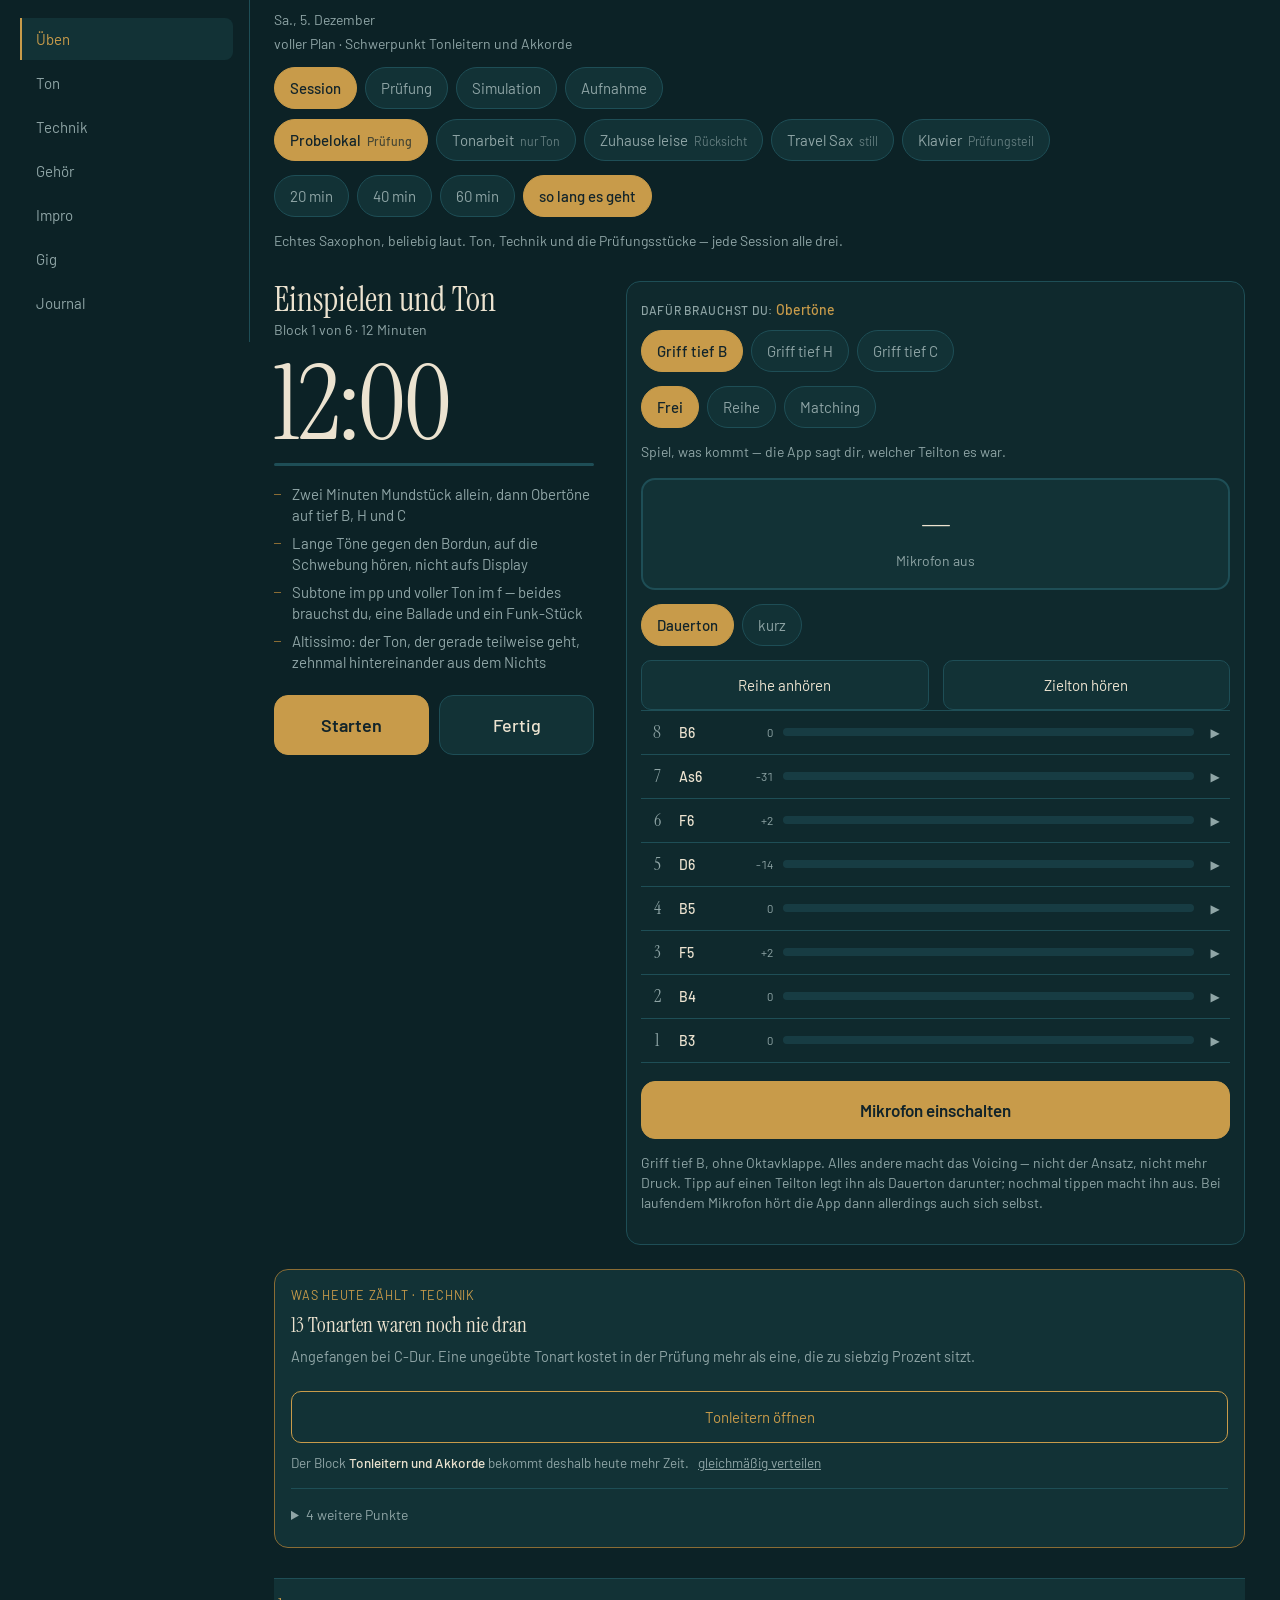
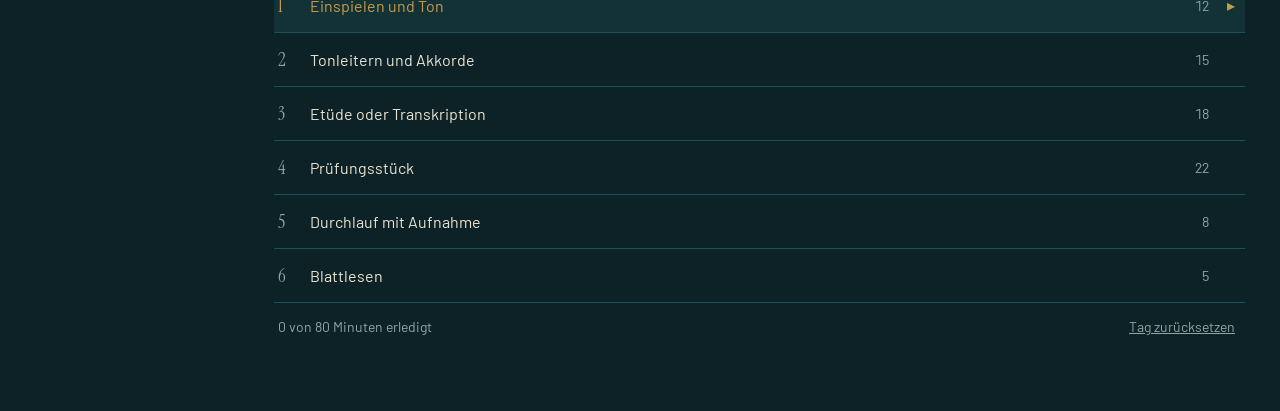
<file: index.html>
<!DOCTYPE html>
<html lang="de">
<head>
<meta charset="utf-8">
<meta name="viewport" content="width=device-width, initial-scale=1, viewport-fit=cover">
<title>Übeplan Saxophon</title>

<!-- Installation: manifest.json liefert Name, Icons und Vollbildstart. iOS wertet
     fuer "Zum Home-Bildschirm" zusaetzlich die apple-Angaben und den
     apple-touch-icon aus, deshalb stehen beide Wege nebeneinander. -->
<link rel="manifest" href="manifest.json">
<meta name="apple-mobile-web-app-capable" content="yes">
<meta name="mobile-web-app-capable" content="yes">
<meta name="apple-mobile-web-app-status-bar-style" content="black-translucent">
<meta name="apple-mobile-web-app-title" content="Üben">
<meta name="theme-color" content="#0C2226">

<link rel="apple-touch-icon" href="icons/apple-touch-icon.png">
<link rel="icon" href="icons/icon-192.png" type="image/png">

<!-- Nur die beiden Schnitte vorladen, die beim ersten Bild sichtbar sind:
     Countdown-Ziffern und Grundschrift. -->
<link rel="preload" href="fonts/instrument-serif-400-latin.woff2" as="font" type="font/woff2" crossorigin>
<link rel="preload" href="fonts/barlow-400-latin.woff2" as="font" type="font/woff2" crossorigin>

<link rel="stylesheet" href="css/base.css">
<link rel="stylesheet" href="css/shell.css">
<link rel="stylesheet" href="css/tools.css">
<link rel="stylesheet" href="css/responsive.css">
</head>

<body>
<div id="app">

  <div class="topbar">
    <span id="today-label"></span>
    <span id="topbar-slot"></span>
  </div>
  <div class="focus-line" id="focus-line" hidden></div>

  <div id="toolbar" role="tablist" aria-label="Werkzeuge"></div>

  <main>
    <section id="tool"></section>
  </main>

  <div id="running" hidden></div>

  <nav aria-label="Bereiche">
    <div class="inner"></div>
  </nav>

  <div class="toast" id="toast"></div>
</div>

<noscript>
  <p style="padding:20px">Diese App braucht JavaScript. Ohne läuft weder Timer noch Ton.</p>
</noscript>

<script type="module" src="js/main.js"></script>
</body>
</html>
</file>
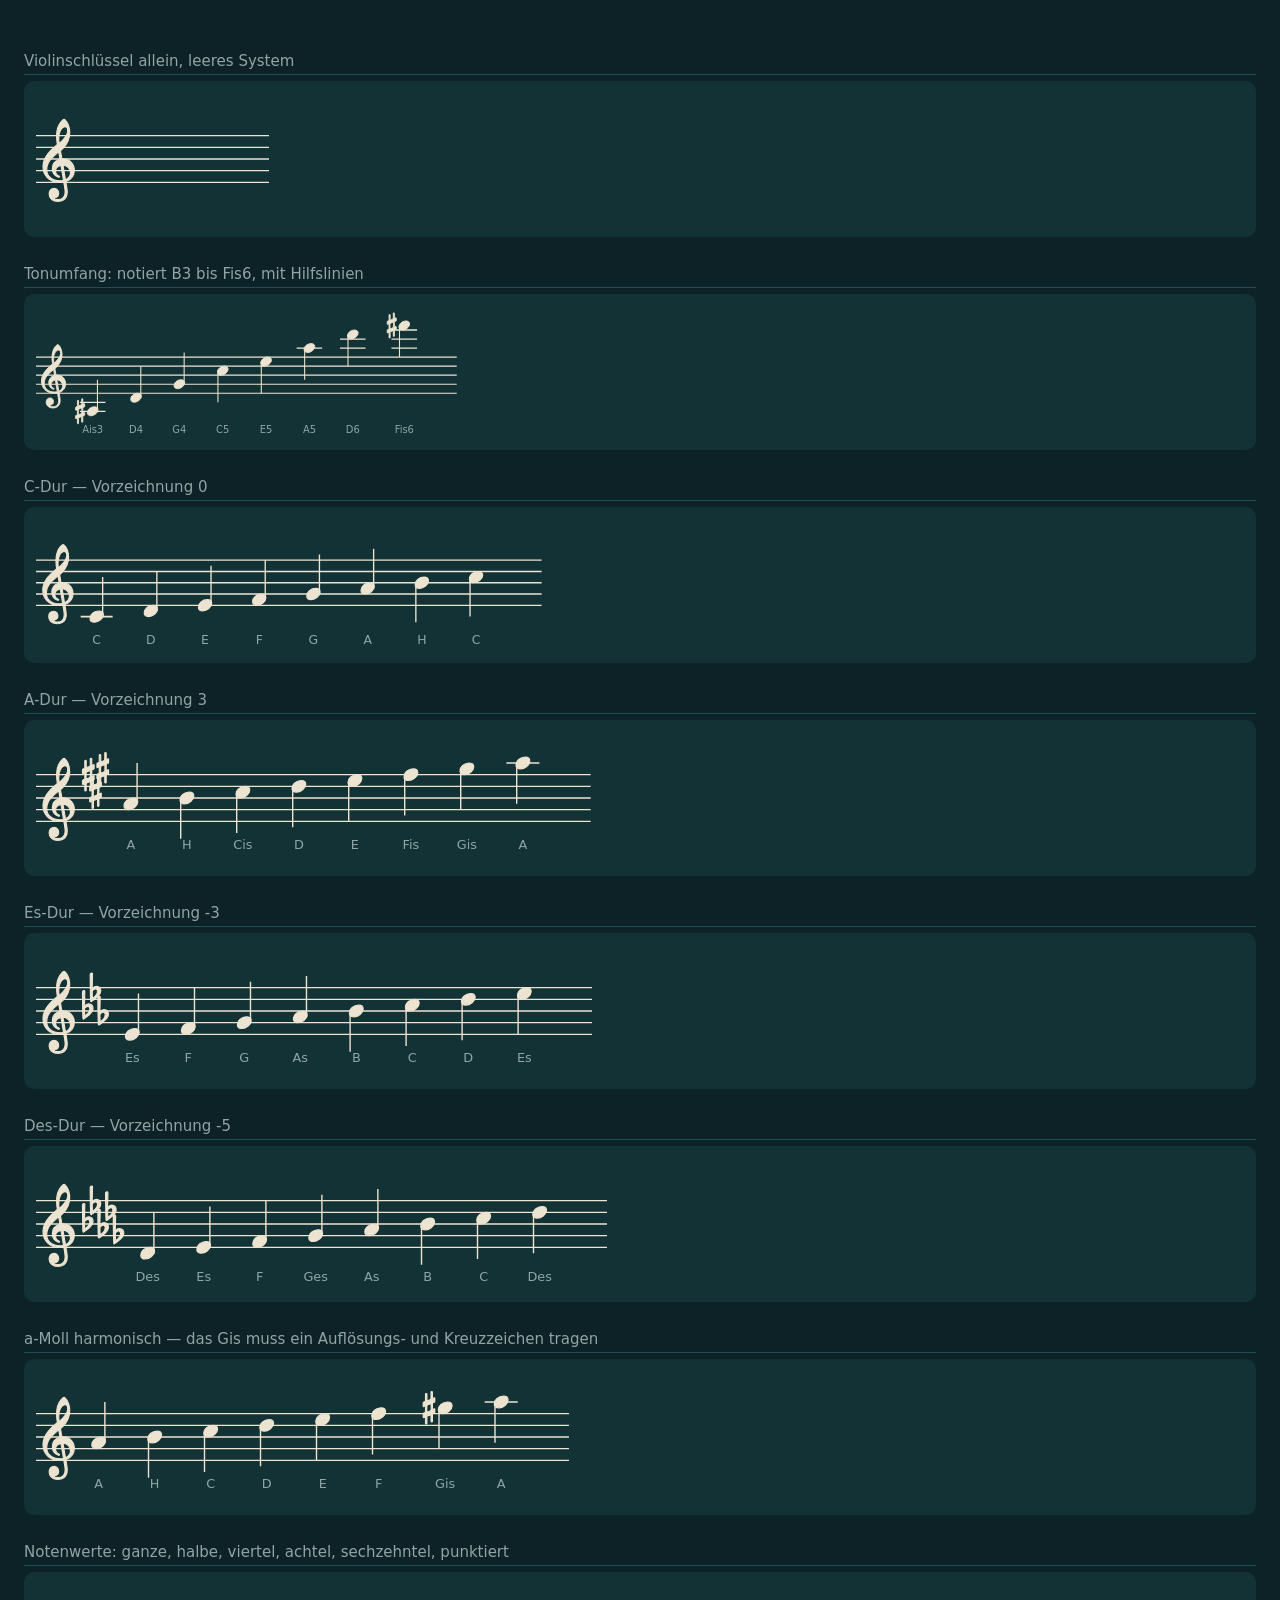
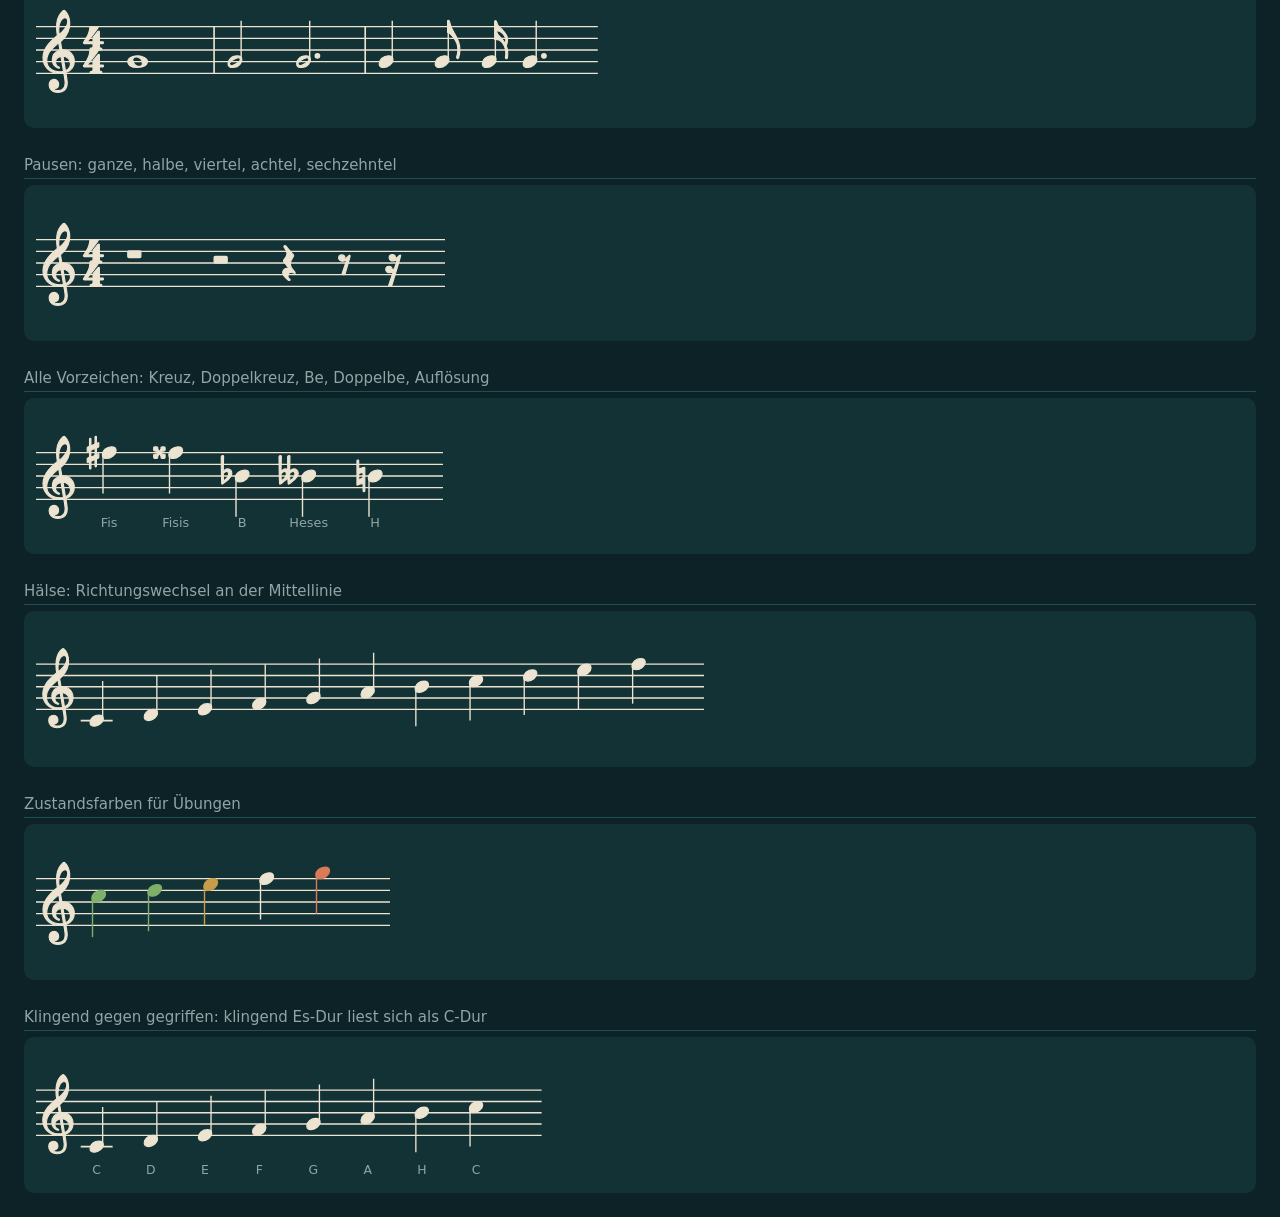
<file: tools/notation-preview.html>
<!DOCTYPE html>
<html lang="de">
<head>
<meta charset="utf-8">
<meta name="viewport" content="width=device-width, initial-scale=1">
<title>Notensatz — Vorschau</title>
<!-- Entwicklungswerkzeug, nicht Teil der App und nicht im Precache.
     Dient nur dazu, den Renderer aus js/music/notation.js anzusehen. -->
<style>
  body { background:#0C2226; color:#ECE3D0; font-family:system-ui, sans-serif;
         margin:0; padding:24px; }
  h2 { font-weight:400; font-size:15px; color:#8FA5A6; margin:28px 0 6px;
       border-bottom:1px solid #1E4E56; padding-bottom:4px; }
  .box { background:#123236; border-radius:10px; padding:8px 12px; overflow-x:auto; }
  svg.staff { height:140px; display:block; color:#ECE3D0; }
  .staff-label { font-family:Barlow, system-ui, sans-serif; font-size:11px;
                 fill:#8FA5A6; stroke:none; }
  svg.staff.small { height:84px; }
  .nt-aktiv   { color:#C89B4A; }
  .nt-richtig { color:#7FB069; }
  .nt-falsch  { color:#D97A5A; }
  .row { display:grid; grid-template-columns:repeat(auto-fit,minmax(300px,1fr)); gap:14px; }
</style>
</head>
<body>
<div id="out"></div>

<script type="module">
import * as N from "../js/music/notation.js";
import * as T from "../js/music/theory.js";

const P = (step, alter, octave = 4) => ({ step, alter, octave });
const out = document.getElementById("out");
const show = (title, svg, cls = "") => {
  out.insertAdjacentHTML("beforeend",
    `<h2>${title}</h2><div class="box ${cls}">${svg}</div>`);
};

show("Violinschlüssel allein, leeres System",
  N.renderStaff({ notes: [], width: 200 }));

show("Tonumfang: notiert B3 bis Fis6, mit Hilfslinien",
  N.renderStaff({
    notes: [58, 62, 67, 72, 76, 81, 86, 90].map(m =>
      ({ pitch: T.fromMidi(m, "sharp"), dur: N.DUR.viertel,
         accidental: T.fromMidi(m, "sharp").alter !== 0,
         label: T.spellWithOctave(T.fromMidi(m, "sharp")) })),
  }));

for (const k of [T.MAJOR_KEYS[0], T.MAJOR_KEYS[3], T.MAJOR_KEYS[9], T.MAJOR_KEYS[11]]) {
  const sc = T.buildScale({ ...k.tonic, octave: 4 }, "dur");
  show(`${k.name} — Vorzeichnung ${k.sig}`,
    N.renderStaff({
      keySig: k.sig,
      notes: N.pitchesToNotes(sc, N.DUR.viertel, { accidentalsFor: k.sig,
        labels: sc.map(p => T.spell(p)) }),
    }));
}

show("a-Moll harmonisch — das Gis muss ein Auflösungs- und Kreuzzeichen tragen",
  N.renderStaff({
    keySig: 0,
    notes: N.pitchesToNotes(T.buildScale(P(5,0,4), "moll_harmonisch"), N.DUR.viertel,
      { accidentalsFor: 0, labels: T.buildScale(P(5,0,4), "moll_harmonisch").map(p => T.spell(p)) }),
  }));

show("Notenwerte: ganze, halbe, viertel, achtel, sechzehntel, punktiert",
  N.renderStaff({
    timeSig: [4, 4],
    notes: [
      { pitch: P(4,0,4), dur: N.DUR.ganze },
      { barline: true },
      { pitch: P(4,0,4), dur: N.DUR.halbe },
      { pitch: P(4,0,4), dur: N.DUR.halbe, dots: 1 },
      { barline: true },
      { pitch: P(4,0,4), dur: N.DUR.viertel },
      { pitch: P(4,0,4), dur: N.DUR.achtel },
      { pitch: P(4,0,4), dur: N.DUR.sechzehntel },
      { pitch: P(4,0,4), dur: N.DUR.viertel, dots: 1 },
    ],
  }));

show("Pausen: ganze, halbe, viertel, achtel, sechzehntel",
  N.renderStaff({
    timeSig: [4, 4],
    notes: [
      { dur: 4 }, { dur: 2 }, { dur: 1 }, { dur: 0.5 }, { dur: 0.25 },
    ],
  }));

show("Alle Vorzeichen: Kreuz, Doppelkreuz, Be, Doppelbe, Auflösung",
  N.renderStaff({
    notes: [
      { pitch: P(3,1,5), dur: 1, accidental: true, label: "Fis" },
      { pitch: P(3,2,5), dur: 1, accidental: true, label: "Fisis" },
      { pitch: P(6,-1,4), dur: 1, accidental: true, label: "B" },
      { pitch: P(6,-2,4), dur: 1, accidental: true, label: "Heses" },
      { pitch: P(6,0,4), dur: 1, accidental: true, label: "H" },
    ],
  }));

show("Hälse: Richtungswechsel an der Mittellinie",
  N.renderStaff({
    notes: [60,62,64,65,67,69,71,72,74,76,77].map(m =>
      ({ pitch: T.fromMidi(m, "sharp"), dur: N.DUR.viertel })),
  }));

show("Zustandsfarben für Übungen",
  N.renderStaff({
    notes: [
      { pitch: P(0,0,5), dur: 1, state: "richtig" },
      { pitch: P(1,0,5), dur: 1, state: "richtig" },
      { pitch: P(2,0,5), dur: 1, state: "aktiv" },
      { pitch: P(3,0,5), dur: 1 },
      { pitch: P(4,0,5), dur: 1, state: "falsch" },
    ],
  }));

show("Klingend gegen gegriffen: klingend Es-Dur liest sich als C-Dur",
  N.renderStaff({
    keySig: 0,
    notes: N.pitchesToNotes(T.buildScale(P(0,0,4), "dur"), N.DUR.viertel,
      { accidentalsFor: 0, labels: T.buildScale(P(0,0,4), "dur").map(p => T.spell(p)) }),
  }));
</script>
</body>
</html>
</file>
<file: css/base.css>
/* ==========================================================================
   Schriften, Tokens, Grundlagen

   Farbwelt: Innenfutter eines Instrumentenkoffers (Petrol), Lackmessing als
   einziger Akzent, Rohrkahn-Beige als Textfarbe. Messing markiert
   ausschließlich „läuft gerade" oder „aktiv" — keine zweite Akzentfarbe.

   Die Schriften liegen selbst gehostet unter fonts/, damit die App auch beim
   allerersten Start ohne Netz richtig aussieht. Es sind die latin-Subsets;
   Notenzeichen kommen aus js/music/glyphs.js und nicht aus einer Schrift.
   ========================================================================== */

@font-face{
  font-family: "Instrument Serif"; font-style: normal; font-weight: 400;
  font-display: swap;
  src: url(../fonts/instrument-serif-400-latin.woff2) format("woff2");
  unicode-range: U+0000-00FF, U+0131, U+0152-0153, U+02BB-02BC, U+02C6, U+02DA, U+02DC, U+0304, U+0308, U+0329, U+2000-206F, U+20AC, U+2122, U+2191, U+2193, U+2212, U+2215, U+FEFF, U+FFFD;
}
@font-face{
  font-family: "Instrument Serif"; font-style: italic; font-weight: 400;
  font-display: swap;
  src: url(../fonts/instrument-serif-400-italic-latin.woff2) format("woff2");
  unicode-range: U+0000-00FF, U+0131, U+0152-0153, U+02BB-02BC, U+02C6, U+02DA, U+02DC, U+0304, U+0308, U+0329, U+2000-206F, U+20AC, U+2122, U+2191, U+2193, U+2212, U+2215, U+FEFF, U+FFFD;
}
@font-face{
  font-family: "Barlow"; font-style: normal; font-weight: 400;
  font-display: swap;
  src: url(../fonts/barlow-400-latin.woff2) format("woff2");
  unicode-range: U+0000-00FF, U+0131, U+0152-0153, U+02BB-02BC, U+02C6, U+02DA, U+02DC, U+0304, U+0308, U+0329, U+2000-206F, U+20AC, U+2122, U+2191, U+2193, U+2212, U+2215, U+FEFF, U+FFFD;
}
@font-face{
  font-family: "Barlow"; font-style: normal; font-weight: 400;
  font-display: swap;
  src: url(../fonts/barlow-400-latin-ext.woff2) format("woff2");
  unicode-range: U+0100-02BA, U+02BD-02C5, U+02C7-02CC, U+02CE-02D7, U+02DD-02FF, U+0304, U+0308, U+0329, U+1D00-1DBF, U+1E00-1E9F, U+1EF2-1EFF, U+2020, U+20A0-20AB, U+20AD-20C0, U+2113, U+2C60-2C7F, U+A720-A7FF;
}
@font-face{
  font-family: "Barlow"; font-style: normal; font-weight: 500;
  font-display: swap;
  src: url(../fonts/barlow-500-latin.woff2) format("woff2");
  unicode-range: U+0000-00FF, U+0131, U+0152-0153, U+02BB-02BC, U+02C6, U+02DA, U+02DC, U+0304, U+0308, U+0329, U+2000-206F, U+20AC, U+2122, U+2191, U+2193, U+2212, U+2215, U+FEFF, U+FFFD;
}
@font-face{
  font-family: "Barlow"; font-style: normal; font-weight: 500;
  font-display: swap;
  src: url(../fonts/barlow-500-latin-ext.woff2) format("woff2");
  unicode-range: U+0100-02BA, U+02BD-02C5, U+02C7-02CC, U+02CE-02D7, U+02DD-02FF, U+0304, U+0308, U+0329, U+1D00-1DBF, U+1E00-1E9F, U+1EF2-1EFF, U+2020, U+20A0-20AB, U+20AD-20C0, U+2113, U+2C60-2C7F, U+A720-A7FF;
}
@font-face{
  font-family: "Barlow"; font-style: normal; font-weight: 600;
  font-display: swap;
  src: url(../fonts/barlow-600-latin.woff2) format("woff2");
  unicode-range: U+0000-00FF, U+0131, U+0152-0153, U+02BB-02BC, U+02C6, U+02DA, U+02DC, U+0304, U+0308, U+0329, U+2000-206F, U+20AC, U+2122, U+2191, U+2193, U+2212, U+2215, U+FEFF, U+FFFD;
}
@font-face{
  font-family: "Barlow"; font-style: normal; font-weight: 600;
  font-display: swap;
  src: url(../fonts/barlow-600-latin-ext.woff2) format("woff2");
  unicode-range: U+0100-02BA, U+02BD-02C5, U+02C7-02CC, U+02CE-02D7, U+02DD-02FF, U+0304, U+0308, U+0329, U+1D00-1DBF, U+1E00-1E9F, U+1EF2-1EFF, U+2020, U+20A0-20AB, U+20AD-20C0, U+2113, U+2C60-2C7F, U+A720-A7FF;
}

:root{
  --ground:      #0C2226;   /* tiefster Grund                       */
  --surface:     #123236;   /* Karten, Listenzeilen                 */
  --surface-hi:  #18434A;   /* gehobene Flaeche, gedrueckter Zustand */
  --line:        #1E4E56;   /* Trennlinien                          */
  --brass:       #C89B4A;   /* Akzent: laeuft gerade, aktiv         */
  --brass-dim:   #8A6C34;   /* Akzent gedaempft                     */
  --cane:        #ECE3D0;   /* Haupttext                            */
  --cane-dim:    #8FA5A6;   /* Nebentext                            */

  --serif: "Instrument Serif", Georgia, "Times New Roman", serif;
  --sans:  "Barlow", system-ui, -apple-system, "Segoe UI", sans-serif;

  --pad: 20px;
  --radius: 14px;
}

*,*::before,*::after{ box-sizing:border-box; }

/* Die Browser-Regel fuer [hidden] ist display:none mit sehr niedriger
   Spezifitaet. Jede eigene Regel mit display:flex schlaegt sie -- und dann
   steht ein Element sichtbar da, obwohl der Code es versteckt hat. Das ist
   hier mehrfach passiert, deshalb einmal zentral und mit Nachdruck. */
[hidden]{ display: none !important; }

html,body{ margin:0; height:100%; }

body{
  background: var(--ground);
  color: var(--cane);
  font-family: var(--sans);
  font-size: 16px;
  line-height: 1.45;
  -webkit-font-smoothing: antialiased;
  -webkit-tap-highlight-color: transparent;
  overscroll-behavior: none;
}

button{ font-family: inherit; font-size: inherit; color: inherit; border:0; background:none; cursor:pointer; }
button:focus-visible, select:focus-visible, input:focus-visible, textarea:focus-visible,
[tabindex]:focus-visible{
  outline: 2px solid var(--brass); outline-offset: 2px;
}

h2{
  font-family: var(--serif); font-weight: 400; font-size: 26px;
  margin: 26px 0 4px;
}
h2:first-child{ margin-top: 10px; }

h3{
  font-family: var(--sans); font-weight: 500; font-size: 15px;
  letter-spacing: .04em; text-transform: uppercase;
  color: var(--cane-dim);
  margin: 22px 0 8px;
}

p{ margin: 0 0 12px; }

.hint{ color: var(--cane-dim); font-size: 14px; margin: 0 0 16px; }
.hint.spaced{ margin-top: 14px; }
.empty{ color: var(--cane-dim); font-size: 15px; padding: 22px 0; }

.linkish{ color: var(--cane-dim); text-decoration: underline; font-size: inherit; }

@media (prefers-reduced-motion: reduce){
  *{ transition: none !important; animation: none !important; }
}

/* Platz für den Scrollbalken immer freihalten. Sonst springt die ganze
   Spalte um seine Breite zur Seite, sobald ein Werkzeug länger ist als
   das Fenster — beim Wechsel von Protokoll zu Auswertung etwa. Auf iPad
   und iPhone liegen Scrollbalken über dem Inhalt; dort ändert das nichts. */
html{ scrollbar-gutter: stable; }
</file>
<file: css/shell.css>
/* ==========================================================================
   Gerüst: eine Spalte, Reiterleiste unten in Daumenreichweite
   ========================================================================== */

#app{
  max-width: 480px; margin: 0 auto;
  min-height: 100%;
  display: flex; flex-direction: column;
  padding-top: env(safe-area-inset-top);
}

main{
  flex: 1;
  padding: 10px var(--pad) 130px;
}

/* Kopfzeile: Datum und, wo sinnvoll, ein Bedienelement des Werkzeugs.
   Klein gehalten — der Timer ist der Hero. */
.topbar{
  display:flex; align-items:center; justify-content:space-between;
  gap: 12px;
  padding: 10px var(--pad) 0;
  color: var(--cane-dim);
  font-size: 14px;
  min-height: 24px;
}
.topbar select{
  background: var(--surface); color: var(--cane);
  border: 1px solid var(--line); border-radius: 8px;
  padding: 6px 10px; font-size: 14px;
}
.focus-line{
  padding: 4px var(--pad) 0;
  color: var(--cane-dim); font-size: 14px;
}

/* Werkzeugleiste: waagrecht scrollbar, damit auch sechs Einträge passen,
   ohne dass etwas umbricht oder schrumpft. */
#toolbar{
  display: flex; gap: 8px;
  padding: 12px var(--pad) 2px;
  overflow-x: auto;
  scrollbar-width: none;
  -webkit-overflow-scrolling: touch;
}
#toolbar::-webkit-scrollbar{ display: none; }
#toolbar .chip{ flex: none; }

.chips{
  display: flex; gap: 8px; flex-wrap: wrap;
  margin: 0 0 14px;
}
/* Einzeilig und seitlich scrollbar. Bei einem Dutzend Tonarten wären
   umbrechende Chips sieben Zeilen hoch und schöben den Notentext unter die
   Falz — und die Hauptsache darf nie unter der Falz stehen. */
.chips.scroll{
  flex-wrap: nowrap;
  overflow-x: auto;
  scrollbar-width: none;
  -webkit-overflow-scrolling: touch;
  margin-inline: calc(var(--pad) * -1);
  padding-inline: var(--pad);
  scroll-padding-inline: var(--pad);
}
.chips.scroll::-webkit-scrollbar{ display: none; }
.chips.scroll .chip{ flex: none; }
.chip{
  min-height: 42px; padding: 8px 15px;
  border-radius: 999px;
  background: var(--surface);
  border: 1px solid var(--line);
  color: var(--cane-dim);
  font-size: 15px;
  white-space: nowrap;
  transition: background .12s ease, color .12s ease;
}
.chip.on{
  background: var(--brass); border-color: var(--brass); color: #12242A;
  font-weight: 500;
}
.chip:active{ background: var(--surface-hi); }
.chip.on:active{ background: var(--brass-dim); }

/* ==========================================================================
   Reiterleiste und Streifen „läuft gerade"
   ========================================================================== */
nav{
  position: fixed; left:0; right:0; bottom:0;
  background: rgba(12,34,38,.94);
  backdrop-filter: blur(12px);
  border-top: 1px solid var(--line);
  padding-bottom: env(safe-area-inset-bottom);
  z-index: 8;
}
nav .inner{ max-width:480px; margin:0 auto; display:flex; }
nav button{
  flex:1; padding: 13px 0 15px;
  font-size: 13px; color: var(--cane-dim);
  border-top: 2px solid transparent; margin-top: -1px;
}
nav button[aria-selected="true"]{ color: var(--brass); border-top-color: var(--brass); }

/* Bordun und Metronom laufen über Reiterwechsel hinweg weiter. Dieser
   Streifen zeigt das und schaltet mit einem Tipp ab — ohne zurückzunavigieren,
   mit dem Instrument in der Hand. */
#running{
  position: fixed; left: 0; right: 0; bottom: 0;
  margin-bottom: calc(env(safe-area-inset-bottom) + 58px);
  display: flex; gap: 8px; justify-content: center;
  padding: 0 var(--pad) 8px;
  z-index: 9;
  pointer-events: none;
}
.running-chip{
  pointer-events: auto;
  display: inline-flex; align-items: center; gap: 8px;
  min-height: 38px; padding: 6px 12px;
  border-radius: 999px;
  background: var(--brass); color: #12242A;
  font-size: 14px; font-weight: 500;
  box-shadow: 0 4px 14px rgba(0,0,0,.35);
}
.running-chip .dot{
  width: 7px; height: 7px; border-radius: 50%;
  background: #12242A;
  animation: pulse 1.6s ease-in-out infinite;
}
.running-chip .x{ opacity: .6; font-size: 13px; }
@keyframes pulse{ 0%,100%{ opacity:1 } 50%{ opacity:.25 } }

/* ==========================================================================
   Hinweisstreifen
   ========================================================================== */
/* left:0/right:0 plus auto-Rand statt left:50%: bei left:50% waere die
   Breite auf die halbe Viewportbreite begrenzt und laengere Meldungen
   wuerden unnoetig umbrechen. */
.toast{
  position: fixed; left: 0; right: 0; bottom: 104px;
  width: max-content; max-width: calc(100% - 40px);
  margin-inline: auto;
  background: var(--brass); color: #12242A;
  padding: 11px 20px; border-radius: 999px;
  font-size: 15px; font-weight: 500;
  opacity: 0; pointer-events:none; transition: opacity .2s ease;
  z-index: 10;
}
.toast.show{ opacity: 1; }
/* Variante fuer den Update-Hinweis: der bleibt stehen und ist antippbar,
   deshalb braucht er eine echte Trefferflaeche und sichtbaren Fokus. */
.toast.tap{
  pointer-events: auto; cursor: pointer;
  min-height: 48px; padding: 13px 22px;
  display: flex; align-items: center;
}
.toast.tap:focus-visible{ outline: 2px solid #12242A; outline-offset: -5px; }

/* Jedes Werkzeug beginnt gleich weit unter der Werkzeugleiste. Vorher gab
   der obere Rand des ersten Elements den Abstand vor — eine Überschrift
   26 px, eine Kachelreihe 10, ein Hinweis 0 —, und beim Wechsel zwischen
   zwei Werkzeugen sprang der Inhalt. Die mitlaufende Uhr der Session ist
   fixiert und zählt nicht mit. */

#tool > :first-child,
#tool > .mini-uhr + *,
#tool > :first-child > :first-child:not(.mini-uhr){ margin-top: 0; }
</file>
<file: css/tools.css>
/* ==========================================================================
   Die Bausteine der einzelnen Werkzeuge
   ========================================================================== */

/* --- Session-Runner ------------------------------------------------------- */
.now{ margin-top: 14px; text-align: left; }
.now h1{
  font-family: var(--serif); font-weight: 400;
  font-size: 34px; line-height: 1.1;
  margin: 0 0 2px;
}
.now .of{ color: var(--cane-dim); font-size: 14px; margin-bottom: 14px; }

.clock{
  font-family: var(--serif);
  font-size: 92px; line-height: 0.95;
  letter-spacing: -0.02em;
  font-variant-numeric: tabular-nums;
  margin: 6px 0 2px;
  color: var(--cane);
  transition: color .2s ease;
}
.clock.running{ color: var(--brass); }
.clock.done{ color: var(--brass); font-style: italic; }

/* Fortschrittsbalken statt Ring: bei 92px-Ziffern ist eine gerade Linie
   aus der Entfernung besser ablesbar als ein duenner Kreis. */
.bar{
  height: 3px; background: var(--line); border-radius: 2px; overflow: hidden;
  margin: 10px 0 18px;
}
.bar > i{
  display:block; height:100%; width:0%;
  background: var(--brass);
  transition: width .25s linear;
}

.cues{ list-style: none; margin: 0 0 22px; padding: 0; }
.cues li{
  position: relative;
  padding-left: 18px; margin-bottom: 7px;
  color: var(--cane-dim); font-size: 15px; line-height: 1.4;
}
.cues li::before{
  content:""; position:absolute; left:0; top:.62em;
  width:7px; height:1px; background: var(--brass-dim);
}

.controls{ display:flex; gap: 10px; }

/* Die mitlaufende Uhr, sobald der Countdown aus dem Bild gescrollt ist. */
.mini-uhr{
  position: fixed; z-index: 20;
  top: 0; left: 0; right: 0;
  padding: calc(env(safe-area-inset-top) + 8px) var(--pad) 8px;
  display: flex; align-items: center; gap: 14px;
  background: color-mix(in srgb, var(--ground) 92%, transparent);
  backdrop-filter: blur(10px);
  -webkit-backdrop-filter: blur(10px);
  border-bottom: 1px solid var(--line);
}
.mini-uhr span{
  flex: 1; min-width: 0;
  overflow: hidden; text-overflow: ellipsis; white-space: nowrap;
  color: var(--cane-dim); font-size: 15px;
}
.mini-uhr b{
  font-family: var(--serif); font-weight: 400;
  font-size: 34px; line-height: 1; font-variant-numeric: tabular-nums;
}
.mini-uhr b.running{ color: var(--brass); }
.mini-uhr button{
  min-height: 44px; padding: 0 18px;
  border-radius: 999px; border: 1px solid var(--brass);
  background: none; color: var(--brass); font-size: 16px;
}
.controls button{
  flex: 1; min-height: 60px;
  border-radius: var(--radius);
  font-size: 18px; font-weight: 500;
  background: var(--surface);
  border: 1px solid var(--line);
  transition: background .12s ease;
}
.controls button:active{ background: var(--surface-hi); }
.controls .primary{
  background: var(--brass); color: #12242A; border-color: var(--brass);
  font-weight: 600;
}
.controls .primary:active{ background: var(--brass-dim); }

/* Blockliste -- echte Reihenfolge, deshalb sind Nummern hier berechtigt */
.plan{ margin-top: 30px; border-top: 1px solid var(--line); }
.plan-row{
  display:flex; align-items:center; gap: 12px;
  width: 100%;
  padding: 14px 4px;
  border-bottom: 1px solid var(--line);
  text-align: left;
}
.plan-row .idx{
  font-family: var(--serif); font-size: 19px;
  color: var(--cane-dim); width: 20px; flex: none;
}
.plan-row .name{ flex:1; font-size: 16px; }
.plan-row .min{ color: var(--cane-dim); font-size: 14px; font-variant-numeric: tabular-nums; }
.plan-row .mark{ width: 20px; flex:none; text-align:center; color: var(--brass); }
.plan-row[data-state="current"]{ background: var(--surface); }
.plan-row[data-state="current"] .idx,
.plan-row[data-state="current"] .name{ color: var(--brass); }
.plan-row[data-state="done"] .name{ color: var(--cane-dim); }

.total{ padding: 14px 4px; color: var(--cane-dim); font-size: 14px; display:flex; justify-content:space-between; }

/* --- Bordun --------------------------------------------------------------- */
.keys{
  display: grid; grid-template-columns: repeat(4, 1fr); gap: 8px;
  margin-bottom: 16px;
}
.key{
  min-height: 62px;
  border-radius: 10px; border: 1px solid var(--line);
  background: var(--surface);
  display:flex; flex-direction:column; align-items:center; justify-content:center;
  line-height: 1.15;
}
.key b{ font-size: 19px; font-weight: 500; }
.key span{ font-size: 11.5px; color: var(--cane-dim); margin-top: 2px; }
.key[aria-pressed="true"]{
  background: var(--brass); border-color: var(--brass); color: #12242A;
}
.key[aria-pressed="true"] span{ color: #12242A; opacity:.75; }

/* --- Regler und Felder ---------------------------------------------------- */
.slider{ display:flex; align-items:center; gap: 12px; margin: 14px 0; }
.slider label{ font-size: 14px; color: var(--cane-dim); width: 74px; flex:none; }
.slider-val{
  font-size: 14px; color: var(--cane-dim);
  min-width: 52px; text-align: right;
  font-variant-numeric: tabular-nums;
}
input[type=range]{
  flex:1; -webkit-appearance:none; appearance:none;
  height: 3px; background: var(--line); border-radius:2px;
}
input[type=range]::-webkit-slider-thumb{
  -webkit-appearance:none; appearance:none;
  width: 26px; height: 26px; border-radius:50%;
  background: var(--brass); border: 0;
}
input[type=range]::-moz-range-thumb{
  width: 26px; height: 26px; border-radius:50%; background: var(--brass); border:0;
}

input[type=number], input[type=text], input[type=date], select{
  background: var(--surface); color: var(--cane);
  border: 1px solid var(--line); border-radius: 8px;
  padding: 10px; font-family: inherit; font-size: 16px;
  width: 100%;
}

textarea{
  width:100%; min-height: 84px; resize: vertical;
  background: var(--surface); color: var(--cane);
  border: 1px solid var(--line); border-radius: 10px;
  padding: 12px; font-family: inherit; font-size: 16px;
}

.wide{
  width:100%; min-height: 58px; border-radius: var(--radius);
  background: var(--surface); border:1px solid var(--line);
  font-size: 17px; font-weight: 500;
  margin-top: 4px;
}
.wide[aria-pressed="true"], .wide.on{
  background: var(--brass); border-color: var(--brass); color:#12242A;
}
.wide:active{ background: var(--surface-hi); }
.wide.primary{ background: var(--brass); border-color: var(--brass); color: #12242A; font-weight: 600; }
.wide.primary:active{ background: var(--brass-dim); }

.row2{ display:flex; gap: 10px; margin-top: 14px; }
.row2 button{
  flex:1; min-height: 50px; border-radius: 10px;
  background: var(--surface); border:1px solid var(--line); font-size: 15px;
}
.row2 button:active{ background: var(--surface-hi); }

.grid3{
  display: grid; grid-template-columns: repeat(2, 1fr); gap: 10px;
  margin-bottom: 12px;
}
.grid3 label{
  display: flex; flex-direction: column; gap: 5px;
  font-size: 13px; color: var(--cane-dim);
}

.panel{
  border: 1px solid var(--line); border-radius: var(--radius);
  padding: 14px; margin: 14px 0;
  background: color-mix(in srgb, var(--surface) 55%, transparent);
}

/* --- Metronom ------------------------------------------------------------- */
.bpm{ display:flex; align-items:center; gap: 12px; margin-bottom: 8px; }
.bpm .val{
  font-family: var(--serif); font-size: 52px; line-height:1;
  font-variant-numeric: tabular-nums; min-width: 96px;
}
.bpm .step{
  width: 58px; height: 58px; border-radius: 50%;
  background: var(--surface); border: 1px solid var(--line);
  font-size: 26px;
}
.bpm .step:active{ background: var(--surface-hi); }
.beats{ display:flex; gap: 7px; margin: 14px 0; }
.beats i{
  flex:1; height: 8px; border-radius: 4px; background: var(--line);
  transition: background .06s linear;
}
.beats i.on{ background: var(--brass); }
.beats i.accent.on{ background: var(--cane); }

/* --- Protokoll ------------------------------------------------------------ */
.entry{ border-bottom: 1px solid var(--line); padding: 14px 2px; }
.entry .head{ display:flex; justify-content:space-between; gap:10px; font-size: 15px; }
.entry .head b{ font-weight: 500; white-space: nowrap; }
.entry .head span{ text-align: right; }
.entry .meta{ color: var(--cane-dim); font-size: 13.5px; margin-top: 3px; }
.entry .note{ color: var(--cane-dim); font-size: 14.5px; margin-top: 7px; font-style: italic; }

/* --- Notensatz ------------------------------------------------------------ */
.staff-wrap{
  background: var(--surface);
  border: 1px solid var(--line);
  border-radius: var(--radius);
  padding: 4px 10px;
  margin: 12px 0;
  overflow-x: auto;
  -webkit-overflow-scrolling: touch;
}
svg.staff{
  height: 128px; display: block;
  color: var(--cane);
  stroke-linecap: butt;
}
svg.staff.compact{ height: 96px; }
/* Vier Takte, die man auf einen Blick sehen muss: auf die Breite
   verkleinert statt seitlich gescrollt. Beim Diktat ist Scrollen fatal —
   man verliert beim Hören die Stelle. */
svg.staff.passend{ max-width: 100%; height: auto !important; }
.staff-label{
  font-family: var(--sans); font-size: 11px;
  fill: var(--cane-dim); stroke: none;
}
/* Nur Messing als Akzent, wie in CLAUDE.md Abschnitt 5 festgelegt. Richtig
   und falsch werden deshalb nicht über Grün und Rot unterschieden, sondern
   über Helligkeit und Form — das ist auch bei Rotblindheit lesbar, und Grün
   gegen Rot wäre hier ohnehin die vierte und fünfte Farbe im Bild. */
.nt-aktiv   { color: var(--brass); }
.nt-richtig { color: var(--brass); }
.nt-falsch  { color: var(--cane-dim); opacity: .55; }
.nt-falsch ellipse, .nt-falsch path{ stroke-dasharray: 2 2; }
.nt-blass   { color: var(--cane-dim); opacity: .45; }

/* --- Stimmgerät ------------------------------------------------------------
   Die Richtung der Abweichung trägt die Nadel, nicht die Farbe. Messing
   erscheint nur, wenn der Ton rein ist — das ist der „aktiv"-Zustand aus
   Abschnitt 5 und gleichzeitig das einzige, was man aus zwei Metern sieht. */
.tuner{
  text-align: center;
  padding: 10px 0 4px;
}
.tuner-note{
  font-family: var(--serif);
  font-size: 86px; line-height: 1;
  margin: 0;
  transition: color .15s ease;
}
.tuner.in-tune .tuner-note{ color: var(--brass); }
.tuner-alt{
  color: var(--cane-dim); font-size: 15px;
  margin-top: 2px; min-height: 22px;
}

.tuner-scale{
  position: relative;
  height: 54px;
  margin: 22px 0 6px;
}
.tuner-ticks{ position:absolute; inset:0; }
.tuner-ticks i{
  position:absolute; top: 12px;
  width: 1px; height: 14px;
  background: var(--line);
  transform: translateX(-50%);
}
.tuner-ticks i.mid{ height: 30px; top: 6px; background: var(--cane-dim); }
.tuner-target{
  position:absolute; left:0; right:0; top: 21px;
  height: 1px; background: var(--line);
}
.tuner-needle{
  position:absolute; top: 0; left: 50%;
  width: 4px; height: 42px;
  border-radius: 2px;
  background: var(--cane);
  transform: translateX(-50%);
  transition: left .09s linear, background .15s ease;
}
.tuner.in-tune .tuner-needle{ background: var(--brass); }

.tuner-cents{
  font-family: var(--serif);
  font-size: 30px;
  font-variant-numeric: tabular-nums;
  color: var(--cane-dim);
}
.tuner.in-tune .tuner-cents{ color: var(--brass); }
.tuner-cents small{ font-family: var(--sans); font-size: 13px; }

.tuner-meta{
  display:flex; justify-content:space-between;
  color: var(--cane-dim); font-size: 13px;
  margin-top: 10px;
  font-variant-numeric: tabular-nums;
}

/* Intonationskarte */
.into-row{
  display:flex; align-items:center; gap: 10px;
  padding: 7px 2px;
  border-bottom: 1px solid var(--line);
  font-size: 14px;
}
.into-note{
  width: 42px; flex:none;
  font-family: var(--serif); font-size: 19px;
}
.into-bar{
  flex: 1; position: relative; height: 10px;
  background: color-mix(in srgb, var(--line) 60%, transparent);
  border-radius: 5px;
}
.into-bar .mid{
  position:absolute; left:50%; top:-2px; width:1px; height:14px;
  background: var(--cane-dim); opacity:.6;
}
.into-bar .fill{
  position:absolute; top:0; height:100%;
  background: var(--brass);
  border-radius: 5px;
}
.into-val{
  width: 38px; flex:none; text-align:right;
  font-variant-numeric: tabular-nums;
}
.into-n{
  width: 68px; flex:none; text-align:right;
  color: var(--cane-dim); font-size: 12px;
}

/* --- Tonleiter-Übersicht ---------------------------------------------------
   Die Frische steuert die Deckkraft: was lange nicht dran war, verblasst.
   Das ist die Vergessenskurve als Bild und braucht keine zweite Farbe. */
.keygrid{
  display: grid; grid-template-columns: repeat(auto-fill, minmax(62px, 1fr));
  gap: 7px;
}
.keycell{
  min-height: 56px; padding: 6px 4px;
  border-radius: 10px;
  border: 1px solid var(--line);
  background: var(--surface);
  display:flex; flex-direction:column; align-items:center; justify-content:center;
  line-height: 1.2;
}
.keycell b{
  font-family: var(--serif); font-size: 18px; font-weight: 400;
  color: color-mix(in srgb, var(--brass) calc(var(--frische) * 100%), var(--cane-dim));
}
.keycell span{
  font-size: 11.5px; color: var(--cane-dim);
  font-variant-numeric: tabular-nums;
}
.keycell.leer b{ color: var(--cane-dim); opacity: .5; }
.keycell:active{ background: var(--surface-hi); }

/* --- Abfragen: Gehör, Theorie, Rhythmus ------------------------------------
   Richtig und falsch unterscheiden sich über Messing gegen gedämpft plus
   ein Zeichen, nicht über Grün gegen Rot. Eine Akzentfarbe, wie festgelegt. */
.quiz{ margin-top: 4px; }
.quiz-score{
  display:flex; justify-content:space-between; gap:10px;
  color: var(--cane-dim); font-size: 13px;
  padding: 10px 2px;
  border-bottom: 1px solid var(--line);
  margin-bottom: 14px;
}
.quiz-score b{
  font-family: var(--serif); font-size: 19px; font-weight: 400;
  color: var(--cane); margin-right: 3px;
  font-variant-numeric: tabular-nums;
}
.quiz-play{ font-size: 19px; min-height: 64px; }

.answers{
  display: grid; grid-template-columns: repeat(auto-fit, minmax(104px, 1fr));
  gap: 8px; margin-top: 14px;
}
.answer{
  min-height: 58px; padding: 8px 10px;
  border-radius: 10px;
  background: var(--surface);
  border: 1px solid var(--line);
  font-size: 15px; line-height: 1.2;
}
.answer:active{ background: var(--surface-hi); }
.answer:disabled{ opacity: .45; }
.answer.richtig{
  background: var(--brass); border-color: var(--brass); color: #12242A;
  font-weight: 600; opacity: 1;
}
.answer.richtig::after{ content: " ✓"; }
.answer.falsch{
  border-color: var(--cane-dim); border-style: dashed;
  opacity: .85; text-decoration: line-through;
}
.answer.falsch::after{ content: " ✕"; }

.quiz-feedback{ margin-top: 20px; }
.quiz-verdict{
  font-family: var(--serif); font-size: 26px;
  margin: 0 0 4px;
}
.weiter{ background: var(--brass) !important; color:#12242A; font-weight:600;
         border-color: var(--brass) !important; }

/* --- Auswertung ------------------------------------------------------------ */
.stat-row{ display:flex; gap:10px; margin: 10px 0 4px; }
.stat{
  flex:1; text-align:center;
  background: var(--surface); border:1px solid var(--line);
  border-radius: var(--radius); padding: 12px 6px;
}
.stat b{
  display:block;
  font-family: var(--serif); font-weight:400; font-size: 34px; line-height:1;
  color: var(--brass);
  font-variant-numeric: tabular-nums;
}
.stat span{ display:block; font-size: 12px; color: var(--cane-dim); margin-top: 4px; }

.daybars{
  display:flex; gap:3px; align-items:flex-end;
  height: 110px; margin: 10px 0 4px;
}
.daybar{
  flex:1; height:100%;
  display:flex; flex-direction:column; justify-content:flex-end;
}
.daybar i{
  display:block; width:100%;
  background: var(--brass); border-radius: 2px 2px 0 0;
  min-height: 0;
}
.daybar u{
  display:block; text-align:center; text-decoration:none;
  font-size: 9px; color: var(--cane-dim);
  height: 12px; margin-top: 3px; overflow:hidden;
}

.bbar{ display:flex; align-items:center; gap:10px; padding: 6px 2px; font-size: 14px; }
.bbar-name{ width: 112px; flex:none; color: var(--cane-dim); }
.bbar-track{
  flex:1; height: 10px; border-radius: 5px;
  background: color-mix(in srgb, var(--line) 60%, transparent);
  overflow:hidden;
}
.bbar-track i{ display:block; height:100%; background: var(--brass); border-radius:5px; }
.bbar-n{ width: 26px; flex:none; text-align:right; font-variant-numeric: tabular-nums;
         color: var(--cane-dim); }

/* Geplant gegen wirklich: zwei Balken uebereinander. Der geplante ist nur
   eine Kontur, der wirkliche ist gefuellt -- so braucht es keine zweite Farbe. */
.pr-row{ display:flex; align-items:center; gap:10px; padding: 7px 2px; font-size: 14px; }
.pr-name{ width: 112px; flex:none; color: var(--cane-dim); }
.pr-bars{ flex:1; position:relative; height: 20px; }
.pr-bars i{ position:absolute; left:0; height: 8px; border-radius: 4px; }
.pr-bars .plan{ top:0; border: 1px solid var(--brass-dim); background: none; }
.pr-bars .echt{ top: 11px; background: var(--brass); }
.pr-n{ width: 44px; flex:none; text-align:right; font-variant-numeric: tabular-nums;
       color: var(--cane-dim); }

/* --- Wissen ---------------------------------------------------------------- */
.diag{
  border-bottom: 1px solid var(--line);
  padding: 2px 0;
}
.diag summary{
  padding: 15px 2px;
  font-size: 16px;
  cursor: pointer;
  list-style: none;
  display: flex; align-items: center; gap: 10px;
  min-height: 52px;
}
.diag summary::-webkit-details-marker{ display:none; }
.diag summary::before{
  content: "+"; flex: none;
  width: 20px; color: var(--brass);
  font-family: var(--serif); font-size: 20px;
}
.diag[open] summary::before{ content: "−"; }
.diag[open] summary{ color: var(--brass); }
.diag-liste{
  margin: 0 0 10px; padding-left: 32px;
  color: var(--cane-dim); font-size: 15px; line-height: 1.5;
}
.diag-liste li{ margin-bottom: 8px; }
.diag-links{ display:flex; gap:8px; flex-wrap:wrap; padding: 0 0 14px 32px; }
.diag-links .chip{ min-height: 38px; font-size: 14px; padding: 6px 13px; }

.artikel-liste{ display:flex; flex-direction:column; gap:8px; margin-bottom: 6px; }
.artikel-karte{
  text-align: left; width: 100%;
  background: var(--surface); border: 1px solid var(--line);
  border-radius: var(--radius); padding: 13px 15px;
}
.artikel-karte:active{ background: var(--surface-hi); }
.artikel-karte b{
  display:block; font-family: var(--serif); font-weight: 400; font-size: 22px;
  margin-bottom: 3px;
}
.artikel-karte span{ display:block; color: var(--cane-dim); font-size: 14px; line-height:1.4; }
/* Gelesenes bekommt einen Messingstrich, keine zweite Farbe. */
.artikel-karte.gelesen{ border-left: 3px solid var(--brass); }

.artikel-lead{
  font-size: 17px; line-height: 1.5;
  color: var(--cane);
  border-left: 2px solid var(--brass-dim);
  padding-left: 14px;
  margin: 8px 0 18px;
}
.artikel-text{ font-size: 15.5px; line-height: 1.6; color: var(--cane-dim); }
.zurueck{
  color: var(--cane-dim); font-size: 15px;
  min-height: 44px; padding: 8px 2px;
}

/* --- Rhythmus: Tippfläche -------------------------------------------------
   Groß genug, um sie ohne Hinsehen zu treffen — beim Tippen schaut man auf
   die Noten, nicht auf den Knopf. */
.tapfeld{
  width: 100%; min-height: 150px;
  margin-top: 12px;
  border-radius: var(--radius);
  border: 2px dashed var(--line);
  background: var(--surface);
  color: var(--cane-dim);
  font-size: 20px;
  display:flex; align-items:center; justify-content:center;
  touch-action: manipulation;
  user-select: none;
}
.tapfeld.aktiv{
  border-style: solid; border-color: var(--brass);
  color: var(--brass);
}
.tapfeld.schlag{ background: var(--brass); color: #12242A; border-color: var(--brass); }

/* --- Repertoire ------------------------------------------------------------ */
.rp-karte{
  display:block; width:100%; text-align:left;
  background: var(--surface); border:1px solid var(--line);
  border-radius: var(--radius); padding: 13px 15px;
  margin-bottom: 8px;
}
.rp-karte:active{ background: var(--surface-hi); }
.rp-kopf{ display:flex; justify-content:space-between; align-items:baseline; gap:10px; }
.rp-kopf b{ font-family: var(--serif); font-weight:400; font-size: 21px; }
.rp-status{ font-style: normal; font-size: 12px; color: var(--brass); flex:none; }
.rp-sub{ display:block; color: var(--cane-dim); font-size: 13.5px; margin-top: 3px; }

.rp-stelle{
  display:flex; align-items:center; gap:10px;
  padding: 9px 2px; border-bottom: 1px solid var(--line);
}
.rp-stelle.sitzt{ opacity: .5; }
.rp-haken{
  width: 40px; height: 40px; flex:none;
  border-radius: 50%; border: 1px solid var(--line);
  color: var(--brass); font-size: 17px;
}
.rp-stelle.sitzt .rp-haken{ background: var(--brass); color:#12242A; border-color: var(--brass); }
.rp-stelle-text{ flex:1; font-size: 14.5px; line-height:1.3; }
.rp-stelle-text b{ font-weight:500; }
.rp-stelle-text span{ display:block; color: var(--cane-dim); font-size: 13.5px; }
.rp-stelle-tempo{
  flex:none; color: var(--cane-dim); font-size: 15px;
  font-variant-numeric: tabular-nums;
}
.rp-stelle-tempo small{ font-size: 11px; }
.rp-weg{ width: 34px; height: 34px; flex:none; color: var(--cane-dim); font-size: 13px; }

/* --- Improvisation: der Akkord ist das Display -----------------------------
   Beim Spielen kann man nur hinschauen, nicht lesen. Deshalb ist der
   Akkord so groß wie der Countdown im Session-Runner. */
.jetzt{
  margin: 8px 0 18px;
  padding: 14px 16px;
  border: 1px solid var(--line);
  border-radius: var(--radius);
  background: var(--surface);
}
.jetzt-kopf{
  display:flex; justify-content:space-between; align-items:baseline;
  color: var(--cane-dim); font-size: 13px;
}
.jetzt-naechst{ color: var(--brass-dim); }
.jetzt-akkord{
  font-family: var(--serif);
  font-size: 68px; line-height: 1.05;
  color: var(--brass);
  margin: 2px 0 0;
  letter-spacing: -0.01em;
}
.jetzt-unter{ color: var(--cane-dim); font-size: 14px; }

/* Formleiste: ein Feld je Takt, das laufende leuchtet. */
.formleiste{
  display:flex; gap: 4px; margin-top: 12px;
  overflow-x: auto; scrollbar-width: none;
}
.formleiste::-webkit-scrollbar{ display:none; }
.formleiste i{
  flex: 1 0 14px; height: 6px; border-radius: 3px;
  background: var(--line);
  transition: background .08s linear;
}
.formleiste i.on{ background: var(--brass); }

/* --- Nachspielen ----------------------------------------------------------- */
.nachspiel{
  border: 1px solid var(--line); border-radius: var(--radius);
  background: var(--surface);
  padding: 22px 16px; margin: 6px 0 14px;
  text-align: center;
  transition: border-color .15s ease;
}
.nachspiel.aufnahme{ border-color: var(--brass); }
.nachspiel.treffer{ border-color: var(--brass); background: color-mix(in srgb, var(--brass) 12%, var(--surface)); }
.nachspiel-status{
  font-family: var(--serif); font-size: 30px; line-height: 1.1;
}
.nachspiel.aufnahme .nachspiel-status,
.nachspiel.treffer .nachspiel-status{ color: var(--brass); }
.nachspiel-punkte{
  display:flex; justify-content:center; gap: 10px; margin-top: 16px;
}
.nachspiel-punkte i{
  width: 16px; height: 16px; border-radius: 50%;
  border: 2px solid var(--line);
}
.nachspiel-punkte i.voll{ background: var(--brass); border-color: var(--brass); }
/* Halb heißt: richtiger Ton, falsche Oktave. */
.nachspiel-punkte i.halb{
  border-color: var(--brass);
  background: linear-gradient(var(--brass) 50%, transparent 50%);
}
.nachspiel-punkte i.leer{ border-style: dashed; border-color: var(--cane-dim); opacity:.6; }

/* --- Griffbilder ------------------------------------------------------------ */
.griffbild{
  height: 300px; display:block; margin: 0 auto;
  color: var(--cane);
}
.griffbild .korpus{ stroke: var(--line); stroke-width: 2.5; }
.griffbild .trenner{ stroke: var(--line); stroke-width: 1.5; stroke-dasharray: 3 3; }
.griffbild .klp > circle, .griffbild .klp > rect{
  fill: none; stroke: var(--cane-dim); stroke-width: 1.6;
}
.griffbild .klp.an > circle, .griffbild .klp.an > rect{
  fill: var(--brass); stroke: var(--brass);
}
.griffbild .klp-txt{
  font-family: var(--sans); font-size: 7px;
  fill: var(--cane-dim); stroke: none;
}
.griffbild .klp.an .klp-txt{ fill: #12242A; }
.griffbild .klp.tipp{ cursor: pointer; }
.griffbild .klp.tipp:focus-visible > circle,
.griffbild .klp.tipp:focus-visible > rect{ stroke: var(--brass); stroke-width: 3; }

.griffbild-wrap{ padding: 6px 0; }
.griffbild-wrap.klein .griffbild{ height: 190px; }

.grifftabelle{
  display: grid; grid-template-columns: repeat(auto-fill, minmax(88px, 1fr));
  gap: 8px; margin-bottom: 8px;
}
.griffkachel{
  min-height: 62px; padding: 8px 6px;
  border-radius: 10px; border: 1px solid var(--line);
  background: var(--surface);
  display:flex; flex-direction:column; align-items:center; justify-content:center;
  line-height: 1.25;
}
.griffkachel b{ font-family: var(--serif); font-weight:400; font-size: 20px; color: var(--brass); }
.griffkachel span{ font-size: 11px; color: var(--cane-dim); }
.griffkachel.leer b{ color: var(--cane-dim); opacity:.55; }
.griffkachel:active{ background: var(--surface-hi); }

.griffreihe{
  display: grid; grid-template-columns: repeat(auto-fill, minmax(150px, 1fr));
  gap: 12px;
}
.griffkarte{
  border: 1px solid var(--line); border-radius: var(--radius);
  background: var(--surface); padding: 8px;
}
.griffkarte.sicher{ border-color: var(--brass-dim); }
.griffkarte-fuss{
  display:flex; justify-content:space-between; align-items:baseline; gap:6px;
  font-size: 13px; padding: 0 2px;
}
.griff-sicher{ font-style: normal; font-size: 11px; color: var(--brass); flex:none; }

/* Der Editor: Chips als Eingabe, das Griffbild als Kontrolle daneben.
   Eine Klappe im Bild ist 16 px groß, und 16 px trifft niemand. */
.griffeditor{ display:flex; gap: 14px; align-items: flex-start; }
.griffeditor .griffbild-wrap{ flex: none; }
.griffeditor .griffbild-wrap.klein .griffbild{ height: 260px; }
.griffgruppen{ flex: 1; min-width: 0; }
.griffgruppe h3{ margin: 0 0 6px; font-size: 12px; }
.griffgruppe + .griffgruppe{ margin-top: 10px; }
.griffgruppe .chips{ margin-bottom: 0; gap: 6px; }
.griffgruppe .chip{ min-height: 44px; font-size: 13px; padding: 6px 12px; }
@media (max-width: 380px){
  .griffeditor{ flex-direction: column; align-items: center; }
  .griffgruppen{ width: 100%; }
}

/* --- Call and Response -----------------------------------------------------
   Die Bühne muss aus zwei Metern sagen, wer dran ist. Gefüllt heißt du,
   leer heißt zuhören — Messing markiert wie überall „jetzt aktiv". */
.cr-bühne{
  border: 2px solid var(--line); border-radius: var(--radius);
  background: var(--surface);
  padding: 18px 16px 14px; margin: 8px 0 14px;
  text-align: center;
  transition: border-color .12s ease, background .12s ease;
}
.cr-bühne.hoeren{ border-color: var(--line); }
.cr-bühne.antworten{
  border-color: var(--brass);
  background: color-mix(in srgb, var(--brass) 14%, var(--surface));
}
.cr-phase{
  font-family: var(--sans); font-size: 13px; font-weight: 500;
  letter-spacing: .12em; text-transform: uppercase;
  color: var(--cane-dim);
}
.cr-bühne.antworten .cr-phase{ color: #12242A; }
.cr-akkord{
  font-family: var(--serif); font-size: 58px; line-height: 1.05;
  color: var(--brass);
  margin-top: 2px;
}
.cr-bühne.antworten .cr-akkord{ color: #12242A; }
/* Die Takte des Vorspiels sind in der Formleiste vorgezeichnet. */
.formleiste i.call{ background: color-mix(in srgb, var(--cane-dim) 45%, transparent); }
.cr-bühne.antworten .formleiste i{ background: color-mix(in srgb, #12242A 25%, transparent); }
.cr-bühne.antworten .formleiste i.on{ background: #12242A; }

/* --- Tonanalyse ------------------------------------------------------------ */
.ta-pegel{ margin: 10px 0 14px; }
.ta-pegel-balken{
  height: 10px; border-radius: 5px;
  background: color-mix(in srgb, var(--line) 60%, transparent);
  overflow: hidden;
}
.ta-pegel-balken i{
  display:block; height:100%; width:0%;
  background: var(--brass);
  transition: width .06s linear;
}
.ta-pegel-text{
  margin-top: 6px; font-size: 14px; color: var(--cane-dim);
  font-variant-numeric: tabular-nums; min-height: 20px;
}

/* Kurven: die Form zählt, nicht der Ablesewert. Deshalb keine Achsen,
   nur die Randwerte und — wo sinnvoll — die Nulllinie. */
.kurve-wrap{
  position: relative;
  background: var(--surface); border: 1px solid var(--line);
  border-radius: var(--radius);
  padding: 8px 10px; margin-bottom: 4px;
}
.kurve{ display:block; width:100%; height: 90px; }
.kurve-achse{ position:absolute; inset:8px 10px; width:calc(100% - 20px); height:90px; pointer-events:none; }
.kurve-linie{ fill:none; stroke: var(--brass); stroke-width: 1.6;
              vector-effect: non-scaling-stroke; stroke-linejoin: round; }
.kurve-null{ stroke: var(--cane-dim); stroke-width: 1; stroke-dasharray: 3 3;
             vector-effect: non-scaling-stroke; opacity:.6; }
.kurve-txt{ font-family: var(--sans); font-size: 9px; fill: var(--cane-dim); }

.harm{ display:flex; gap:6px; align-items:flex-end; height: 90px; margin-bottom: 10px; }
.harm-bar{ flex:1; height:100%; display:flex; flex-direction:column; justify-content:flex-end; }
.harm-bar i{ display:block; width:100%; background: var(--brass); border-radius: 2px 2px 0 0; min-height:1px; }
.harm-bar u{ display:block; text-align:center; text-decoration:none;
             font-size:10px; color: var(--cane-dim); margin-top:3px; }

.ta-zeile{
  display:flex; align-items:center; gap:10px; width:100%;
  padding: 11px 4px; border-bottom: 1px solid var(--line);
  text-align:left; font-size: 14px;
}
.ta-zeile.on{ background: var(--surface); }
.ta-zeile-ton{ width: 48px; flex:none; font-family: var(--serif); font-size: 18px; color: var(--brass); }
.ta-zeile-datum{ flex:1; color: var(--cane-dim); font-size: 13px; }
.ta-zeile-wert{ flex:none; color: var(--cane-dim); font-variant-numeric: tabular-nums; }

/* --- Obertöne --------------------------------------------------------------- */
.ob-anzeige{
  text-align:center; padding: 16px 12px;
  border: 2px solid var(--line); border-radius: var(--radius);
  background: var(--surface);
  margin: 6px 0 14px;
  transition: border-color .12s ease;
}
.ob-anzeige.treffer{ border-color: var(--brass); }
.ob-gross{ font-family: var(--serif); font-size: 40px; line-height:1.1; }
.ob-anzeige.treffer .ob-gross{ color: var(--brass); }
.ob-klein{ color: var(--cane-dim); font-size: 14px; min-height: 20px;
           font-variant-numeric: tabular-nums; }

/* Die Naturtonreihe als Leiter, oben der höchste Teilton — so steht sie
   auch auf dem Papier. */
.ob-leiter{ border-top: 1px solid var(--line); margin-bottom: 14px; }
.ob-stufe{
  display:flex; align-items:center; gap:10px; width:100%;
  padding: 9px 4px; border: none; border-bottom: 1px solid var(--line);
  border-radius: 0; background: none; min-height: 44px;
  font-size: 14px; text-align:left; color: var(--cane);
}
.ob-stufe:active{ background: var(--surface-hi); }
.ob-play{ flex:none; width: 22px; text-align:center; color: var(--cane-dim); font-size: 12px; }
.ob-stufe:active .ob-play{ color: var(--brass); }
.ob-stufe.ziel{ background: color-mix(in srgb, var(--brass) 10%, transparent); }
.ob-k{
  width: 24px; flex:none; text-align:center;
  font-family: var(--serif); font-size: 18px; color: var(--cane-dim);
}
.ob-stufe.an .ob-k{ color: var(--brass); }
.ob-ton{ width: 46px; flex:none; font-weight: 500; }
.ob-cent{ width: 38px; flex:none; text-align:right; color: var(--cane-dim);
          font-size: 12px; font-variant-numeric: tabular-nums; }
.ob-bar{
  flex:1; height: 8px; border-radius: 4px;
  background: color-mix(in srgb, var(--line) 55%, transparent);
  overflow:hidden;
}
.ob-bar i{ display:block; height:100%; width:0%; background: var(--brass);
           transition: width .08s linear; }

.ob-match{ display:flex; gap:10px; }
.ob-match-feld{
  flex:1; padding: 12px 10px; text-align:center;
  border: 1px dashed var(--line); border-radius: 10px;
}
.ob-match-feld.voll{ border-style: solid; border-color: var(--brass); }
.ob-match-feld b{ display:block; font-family: var(--serif); font-weight:400; font-size: 20px; }
.ob-match-feld.voll b{ color: var(--brass); }
.ob-match-feld span{ display:block; font-size: 12px; color: var(--cane-dim); margin-top: 2px; }

/* --- Kontextwahl und eingehängtes Werkzeug ---------------------------------- */
.chip small{ opacity: .65; font-size: .82em; margin-left: 3px; }
.chip.on small{ opacity: .7; }

.warnung{
  border-left: 3px solid var(--brass);
  background: color-mix(in srgb, var(--brass) 8%, transparent);
  padding: 10px 14px;
  border-radius: 0 8px 8px 0;
  font-size: 14px; color: var(--cane-dim);
  margin: 0 0 14px;
}

/* Das Werkzeug des Blocks sitzt im Block. Abgesetzt, damit klar ist: das
   gehört dazu, ist aber nicht der Block selbst. */
.werkzeug{
  margin: 24px 0 8px;
  border: 1px solid var(--line);
  border-radius: var(--radius);
  background: color-mix(in srgb, var(--surface) 45%, transparent);
  padding: 4px 14px 14px;
}
.werkzeug-kopf{
  margin: 14px 0 10px;
  font-size: 12px; letter-spacing: .06em;
}
.werkzeug-kopf b{
  color: var(--brass); font-weight: 500;
  text-transform: none; letter-spacing: 0; font-size: 14px;
}
/* Das eingehängte Werkzeug soll nicht wie eine eigene Seite wirken. */
.werkzeug h2:first-child{ margin-top: 4px; }
.werkzeug .chips.scroll{ margin-inline: -14px; padding-inline: 14px; }

/* --- Grundlagen ------------------------------------------------------------- */
.gl-feld{
  display:flex; flex-direction:column; gap:5px;
  font-size: 13px; color: var(--cane-dim);
  margin-bottom: 14px;
}
.diag summary em{ font-style: normal; color: var(--cane-dim); font-size: .9em; }

/* --- Gig-Training ------------------------------------------------------------
   Die Auflage muss aus zwei Metern lesbar sein — man spielt dabei und
   schaut nur kurz hin. */
.gig-buehne{
  border: 2px solid var(--line); border-radius: var(--radius);
  background: var(--surface);
  padding: 16px; margin: 8px 0 14px;
  text-align: center;
  transition: border-color .15s ease;
}
.gig-buehne.laeuft{ border-color: var(--brass); }
.gig-rest{
  font-family: var(--serif); font-size: 34px; line-height: 1;
  font-variant-numeric: tabular-nums; color: var(--cane-dim);
}
.gig-buehne.laeuft .gig-rest{ color: var(--cane); }
.gig-auflage{
  font-family: var(--serif); font-size: 38px; line-height: 1.1;
  margin-top: 6px;
}
.gig-buehne.laeuft .gig-auflage{ color: var(--brass); }
.gig-lang{ color: var(--cane-dim); font-size: 14px; margin-top: 4px; min-height: 20px; }
.gig-balken{
  height: 6px; border-radius: 3px; margin: 12px 0 8px;
  background: color-mix(in srgb, var(--line) 60%, transparent);
  overflow: hidden;
}
.gig-balken i{ display:block; height:100%; width:0%; background: var(--brass);
               transition: width .12s linear; }
.gig-unten{
  display:flex; justify-content:space-between;
  font-size: 13px; color: var(--cane-dim);
}
.gig-unten span:first-child{ font-family: var(--serif); font-size: 19px; color: var(--brass); }

.gig-zeile{
  padding: 9px 2px; border-bottom: 1px solid var(--line); font-size: 14px;
}
.gig-zeile b{ display:block; font-weight:500; }
.gig-zeile span{ color: var(--cane-dim); font-size: 13.5px; }

/* --- Tonart finden -------------------------------------------------------- */
.tf-buehne{
  border: 1px solid var(--line); border-radius: 14px;
  background: var(--surface); padding: 18px 16px; text-align:center;
  margin-bottom: 14px;
}
.tf-buehne.laeuft{ border-color: var(--brass); }
.tf-frage{ font-size: 13.5px; color: var(--cane-dim); letter-spacing:.04em; }
.tf-uhr{
  font-family: var(--serif); font-size: 44px; line-height:1.1;
  color: var(--cane-dim); margin-top: 4px;
}
.tf-buehne.laeuft .tf-uhr{ color: var(--brass); }
.tf-takte{ font-size: 13px; color: var(--cane-dim); min-height: 18px; margin-top: 2px; }
.tf-ergebnis{
  display:flex; align-items:baseline; justify-content:space-between; gap: 10px;
  border-top: 1px solid var(--line); padding-top: 14px; margin-top: 4px;
}
.tf-ergebnis b{ font-family: var(--serif); font-size: 21px; color: var(--cane-dim); }
.tf-ergebnis.gut b{ color: var(--brass); }
.tf-ergebnis span{ font-size: 13px; color: var(--cane-dim); }
.tf-zeile{
  border-bottom: 1px solid var(--line); padding: 10px 0;
}
.tf-zeile b{ display:block; font-weight:500; font-size: 17px; }
.tf-zeile span{ color: var(--cane-dim); font-size: 13.5px; }

/* --- Zum Song spielen ----------------------------------------------------- */
.sm-neu{ display:flex; gap: 8px; margin-bottom: 12px; }
.sm-neu input{ flex:1; min-width:0; }
.sm-neu button{ flex:none; padding: 0 18px; }
.sm-eintrag{ display:flex; gap: 8px; align-items:stretch; margin-bottom: 8px; }
.sm-oeffnen{
  flex:1; text-align:left; padding: 12px 14px; min-height: 58px;
  border:1px solid var(--line); border-radius: 10px; background: var(--surface);
}
.sm-oeffnen b{ display:block; font-weight:500; font-size: 16px; }
.sm-oeffnen span{ font-size: 13px; color: var(--cane-dim); }
.sm-weg{
  flex:none; width: 52px; border:1px solid var(--line); border-radius: 10px;
  background: var(--surface); color: var(--cane-dim); font-size: 17px;
}
.sm-kopf{ margin-bottom: 12px; }
.sm-kopf b{ display:block; font-family: var(--serif); font-size: 22px; }
.sm-kopf span{ font-size: 13px; color: var(--cane-dim); }
.sm-zurueck{
  background:none; border:none; color: var(--cane-dim); font-size: 14px;
  padding: 6px 0; min-height: 0; margin-bottom: 4px;
}
.sm-punkt{
  flex:none; width: 40px; height: 40px; border-radius: 999px; min-height:0;
  border:1px solid var(--line); background: var(--surface);
  color: var(--cane-dim); font-size: 14px;
}
.sm-punkt.fertig{ border-color: var(--brass-dim); color: var(--brass-dim); }
.sm-punkt.jetzt{ background: var(--brass); border-color: var(--brass); color: #12242A; }
.sm-schritt{
  border:1px solid var(--line); border-radius: 14px; background: var(--surface);
  padding: 16px; margin: 14px 0;
}
.sm-nummer{ font-size: 12.5px; color: var(--cane-dim); letter-spacing:.05em; }
.sm-schritt h3{ font-family: var(--serif); font-size: 21px; margin: 2px 0 8px; font-weight:400; }
.sm-schritt p{ font-size: 15px; line-height:1.45; }
.sm-fertig{
  margin-top: 12px; padding-top: 12px; border-top: 1px solid var(--line);
  font-size: 14px; color: var(--cane-dim);
}
.sm-fertig b{ color: var(--brass); font-weight:500; }
.sm-mehr{ margin-top: 10px; }
.sm-mehr summary{ font-size: 14px; color: var(--cane-dim); cursor:pointer; padding: 6px 0; }
.sm-mehr p{ font-size: 14px; margin-top: 6px; }
.sm-danach{
  border:1px solid var(--brass-dim); border-radius: 12px; padding: 14px;
  margin-top: 14px;
}
.sm-danach b{ color: var(--brass); font-weight:500; }
.sm-danach ul{ margin: 8px 0 0 18px; }
.sm-danach li{ font-size: 14px; margin-bottom: 6px; color: var(--cane-dim); }
.sm-notiz{ display:block; margin-top: 16px; font-size: 13.5px; color: var(--cane-dim); }
.sm-notiz textarea{ width:100%; margin-top: 6px; }

/* --- Was heute zählt ------------------------------------------------------ */
.rat{
  border: 1px solid var(--brass-dim); border-radius: 14px;
  background: var(--surface); padding: 16px; margin: 16px 0;
}
.rat-kopf{
  font-size: 12.5px; letter-spacing: .06em; text-transform: uppercase;
  color: var(--brass);
}
.rat-titel{
  display:block; font-family: var(--serif); font-size: 21px;
  font-weight: 400; margin: 6px 0 6px;
}
.rat-grund{ font-size: 14.5px; line-height: 1.45; color: var(--cane-dim); }
.rat-hin{
  width: 100%; margin-top: 12px; min-height: 52px;
  border: 1px solid var(--brass); border-radius: 10px;
  background: none; color: var(--brass); font-size: 15px;
}
.rat-hin:active{ background: var(--surface-hi); }
.rat-hin.klein{
  width: auto; min-height: 44px; margin: 0; padding: 0 12px;
  font-size: 14px; text-align: left; border-color: var(--line); color: var(--cane);
}
.rat-mehr{ margin-top: 14px; border-top: 1px solid var(--line); padding-top: 10px; }
.rat-mehr summary{ font-size: 14px; color: var(--cane-dim); cursor: pointer; padding: 6px 0; }
.rat-zeile{ padding: 8px 0; border-bottom: 1px solid var(--line); }
.rat-zeile:last-child{ border-bottom: none; }
.rat-zeile span{ display:block; font-size: 13.5px; color: var(--cane-dim); margin-top: 4px; }
.ob-stufe.klingt{ background: color-mix(in srgb, var(--brass) 16%, transparent); }
.ob-stufe.klingt .ob-k,
.ob-stufe.klingt .ob-play{ color: var(--brass); }
.rat-schwerpunkt{
  margin-top: 10px; font-size: 13.5px; color: var(--cane-dim); line-height: 1.5;
}
.rat-schwerpunkt b{ color: var(--cane); font-weight: 500; }

/* --- Tonleitern: Prüfermodus und Abdeckung -----------------------------------
   Die Frage steht groß, weil sie aus sechzig Zentimetern gelesen wird. Die
   Tonnamen stehen darunter, verdeckt, bis man sie selbst gesagt hat. */
.pruefer{
  border: 1px solid var(--brass-dim); border-radius: 14px;
  background: var(--surface); padding: 16px; margin: 14px 0;
}
.pruefer-kopf{
  font-size: 12.5px; letter-spacing: .06em; text-transform: uppercase; color: var(--brass);
}
.pruefer-frage{
  font-family: var(--serif); font-size: 44px; line-height: 1.1; margin: 8px 0 4px;
}
.toene{
  font-size: 18px; letter-spacing: .02em; margin: 10px 0 6px; color: var(--cane);
}
.bbar.abdeckung{ width: 100%; min-height: 44px; text-align: left; }
.bbar.abdeckung:active{ background: var(--surface-hi); }

/* --- Formularfelder mit Beschriftung darüber -------------------------------- */
.feld{
  display: flex; flex-direction: column; gap: 6px;
  font-size: 13px; color: var(--cane-dim); margin: 10px 0;
}

/* --- Aufnahme -----------------------------------------------------------------
   Der Knopf ist das Einzige, was man mit dem Instrument in der Hand trifft,
   deshalb groß. Läuft die Aufnahme, bleibt er Messing, aber die Schrift
   wird zur Uhr — ein zweites Signal braucht es nicht. */
.au-knopf{ min-height: 72px; font-size: 20px; margin-top: 14px; font-variant-numeric: tabular-nums; }
.au-knopf.laeuft{ background: none; color: var(--brass); border: 2px solid var(--brass); }
.au-pegel{
  height: 8px; border-radius: 4px; margin: 12px 0 0; overflow: hidden;
  background: color-mix(in srgb, var(--line) 60%, transparent);
}
.au-pegel i{ display:block; height:100%; width:0; background: var(--brass); }
.au-gruppe{ border-bottom: 1px solid var(--line); padding: 4px 0; }
.au-gruppe summary{
  min-height: 52px; display:flex; align-items:center; justify-content:space-between;
  cursor: pointer; font-size: 16px;
}
.au-gruppe summary span{ color: var(--cane-dim); font-size: 14px; }
.au-zeile{ padding: 10px 0 14px; border-top: 1px solid color-mix(in srgb, var(--line) 50%, transparent); }
.au-kopf{ display:flex; justify-content:space-between; font-size: 14px; color: var(--cane-dim); margin-bottom: 6px; }
.au-kopf b{ color: var(--cane); font-weight: 500; }
.au-zeile audio, .au-vergleich audio{ width: 100%; height: 44px; }
.au-notiz{ font-size: 14px; color: var(--cane-dim); margin: 6px 0 0; line-height: 1.45; }
.au-aktionen{ display:flex; gap: 18px; margin-top: 8px; font-size: 14px; }
.au-aktionen a, .au-aktionen button{ min-height: 36px; display:inline-flex; align-items:center; }
.au-vergleich{
  display: grid; gap: 10px; padding: 12px; margin-bottom: 8px;
  border: 1px solid var(--brass-dim); border-radius: 12px;
}

/* --- Prüfung ------------------------------------------------------------------ */
.countdown{ margin: 10px 0 4px; }
.countdown b{ font-family: var(--serif); font-size: 64px; font-weight: 400; line-height: 1; color: var(--cane); }
.countdown span{ display:block; font-size: 14px; color: var(--cane-dim); margin-top: 4px; }
.pr-teil{ margin-top: 26px; }
.pr-punkt{
  display:block; width:100%; text-align:left;
  border: 1px solid var(--line); border-radius: 12px; background: var(--surface);
  padding: 14px; margin: 8px 0; min-height: 58px;
}
.pr-punkt:active{ background: var(--surface-hi); }
.pr-punkt-kopf{ display:flex; justify-content:space-between; gap: 10px; align-items: baseline; }
.pr-punkt-kopf b{ font-weight: 500; font-size: 16px; }
.pr-punkt-kopf em{ font-style: normal; font-size: 12.5px; color: var(--brass); flex:none; }
.pr-punkt-sub{ display:block; font-size: 13.5px; color: var(--cane-dim); margin-top: 4px; line-height: 1.4; }
.pr-stufen{ display:flex; gap: 4px; margin-top: 10px; }
.pr-stufen i{ flex:1; height: 5px; border-radius: 3px; background: color-mix(in srgb, var(--line) 70%, transparent); }
.pr-stufen i.an{ background: var(--brass); }
.pr-stufen i.soll{ outline: 1px solid var(--brass-dim); outline-offset: 1px; }
.meilenstein{ display:flex; gap: 12px; padding: 9px 2px; font-size: 14.5px; border-bottom: 1px solid var(--line); }
.meilenstein time{ width: 86px; flex:none; color: var(--cane-dim); font-variant-numeric: tabular-nums; }
.meilenstein .zeichen{ width: 18px; flex:none; color: var(--brass); }
.meilenstein.vorbei{ color: var(--cane-dim); }
.meilenstein.jetzt b{ color: var(--brass); font-weight: 500; }
.stufenwahl{ display:flex; flex-direction:column; gap: 6px; }
.stufe{
  text-align:left; width:100%; min-height: 58px; padding: 12px 14px;
  border: 1px solid var(--line); border-radius: 12px; background: var(--surface);
}
.stufe b{ display:block; font-weight: 500; font-size: 15.5px; }
.stufe span{ display:block; font-size: 13px; color: var(--cane-dim); margin-top: 3px; line-height: 1.4; }
.stufe.an{ border-color: var(--brass-dim); }
.stufe.an b::before{ content: "✓ "; color: var(--brass); }
.stufe:active{ background: var(--surface-hi); }

/* --- Hörtest -----------------------------------------------------------------
   Die Eingabe muss mit dem Daumen gehen, ohne hinzusehen, wo die Taste ist:
   sieben Tonnamen in einer Reihe, darüber die Vorzeichen, darunter die
   Korrekturen. Beim Eintippen klingt nichts — im Prüfungsraum auch nicht. */
.ht-nebenknoepfe .row2{ align-items: center; margin-top: 10px; }
.ht-nebenknoepfe .row2 button{ flex: 0 1 auto; padding: 0 18px; }
.ht-gehoert{ margin-left: auto; font-size: 13px; color: var(--cane-dim); font-variant-numeric: tabular-nums; }
#ht-aufgabe{ margin-top: 16px; }
.ht-leer{ padding: 30px 14px; margin: 0; }
.pad{ margin-top: 12px; }
.pad-vz{ display: grid; grid-template-columns: repeat(3, 1fr); gap: 8px; margin: 8px 0; }
.pad-toene{ display: grid; grid-template-columns: repeat(7, 1fr); gap: 6px; }
.pad button{
  min-height: 58px; border-radius: 10px;
  background: var(--surface); border: 1px solid var(--line); font-size: 16px;
}
.pad .ton{ font-family: var(--serif); font-size: 24px; padding: 0; }
.pad .vz{ font-size: 22px; }
.pad .vz.on{ background: var(--brass); border-color: var(--brass); color: #12242A; }
.pad button:active{ background: var(--surface-hi); }
.pad button:disabled{ opacity: .35; }
.nt-aktiv-blass{ color: var(--brass-dim); }
.palette{ display: grid; grid-template-columns: repeat(auto-fill, minmax(84px, 1fr)); gap: 8px; margin-top: 8px; }
.zelle{
  min-height: 64px; border-radius: 10px; padding: 4px;
  background: var(--surface); border: 1px solid var(--line);
  display: flex; align-items: center; justify-content: center;
}
.zelle:disabled{ opacity: .3; }
.zelle.on{ border-color: var(--brass); background: var(--surface-hi); }
.ht-werte{ grid-template-columns: repeat(auto-fill, minmax(64px, 1fr)); margin-bottom: 10px; }
.zelle:active{ background: var(--surface-hi); }
svg.staff.mini{ height: 60px; }
.weiter:disabled{ opacity: .4; }
.answer.gewaehlt{ border-color: var(--brass); }
.wk{ display: flex; flex-direction: column; gap: 10px; }
.wk-karte{
  display: flex; align-items: center; gap: 12px; width: 100%; text-align: left;
  padding: 6px 12px; border: 1px solid var(--line); border-radius: 12px; background: var(--surface);
}
.wk-karte b{ font-family: var(--serif); font-size: 28px; font-weight: 400; width: 22px; flex: none; }
.wk-karte svg{ flex: 1; min-width: 0; }
.wk-karte:active{ background: var(--surface-hi); }
.wk-karte.richtig{ border-color: var(--brass); }
.wk-karte.richtig b{ color: var(--brass); }
.wk-karte.falsch{ opacity: .5; }

/* --- Kadenzen ------------------------------------------------------------------
   Weiße Tasten in der Farbe des Haupttexts, schwarze im Grund. Die rechte
   Hand ist Messing, der Bass gedämpftes Messing — eine Akzentfarbe in zwei
   Stärken, keine zweite. Liegen bleibende Töne tragen einen Punkt. */
.kd-schritte{ display: flex; gap: 8px; margin: 14px 0 10px; }
.kd-schritt{
  flex: 1; min-height: 58px; border-radius: 10px;
  background: var(--surface); border: 1px solid var(--line);
  display: flex; flex-direction: column; align-items: center; justify-content: center; gap: 2px;
}
.kd-schritt b{ font-family: var(--serif); font-size: 22px; font-weight: 400; line-height: 1; }
.kd-schritt span{ font-size: 12.5px; color: var(--cane-dim); min-height: 15px; }
.kd-schritt.on{ border-color: var(--brass); }
.kd-schritt.on b{ color: var(--brass); }
.kd-tasten{
  background: var(--surface); border: 1px solid var(--line); border-radius: var(--radius);
  padding: 10px 8px 4px;
}
svg.klaviatur{ display: block; width: 100%; height: auto; max-height: 190px; }
.kl-weiss{ fill: var(--cane); stroke: var(--ground); stroke-width: 1; }
.kl-schwarz{ fill: var(--ground); stroke: var(--ground); }
.kl-weiss.kl-rechts, .kl-schwarz.kl-rechts{ fill: var(--brass); }
.kl-weiss.kl-links, .kl-schwarz.kl-links{ fill: var(--brass-dim); }
.kl-name{ font-family: var(--sans); font-size: 9.5px; font-weight: 600; fill: #12242A; }
.kl-schwarz.kl-rechts + .kl-name, .kl-schwarz.kl-links + .kl-name{ fill: #12242A; }
.kl-punkt{ fill: #12242A; }
.kl-c4{ font-family: var(--sans); font-size: 9px; fill: var(--cane-dim); }
.kd-haende{ margin-top: 12px; }
.kd-hand{ display: flex; align-items: baseline; gap: 12px; padding: 4px 2px; }
.kd-hand span{ width: 58px; flex: none; font-size: 13px; color: var(--cane-dim); }
.kd-hand b{ font-family: var(--serif); font-weight: 400; font-size: 28px; letter-spacing: .01em; }
.kd-zeile{ display: flex; align-items: center; gap: 6px; margin: 6px 0; }
.kd-zeile-name{ width: 84px; flex: none; font-size: 13px; color: var(--cane-dim); }
.kd-zeile .keycell{ flex: 1; min-width: 0; min-height: 48px; }

/* --- Eigene Stücke -------------------------------------------------------------
   Das Formgitter ist das Leadsheet in groß: vier Takte je Zeile, gegriffen
   beschriftet, der laufende Takt in Messing. So findet man die Form auch
   dann wieder, wenn man sie beim Solo verloren hat. */
.ls-gitter{
  display: grid; grid-template-columns: repeat(4, 1fr);
  border-top: 1px solid var(--line); border-left: 1px solid var(--line);
  margin: 4px 0 16px;
}
.ls-takt{
  position: relative; min-height: 50px; padding: 16px 6px 6px;
  border-right: 1px solid var(--line); border-bottom: 1px solid var(--line);
  display: flex; flex-wrap: wrap; align-content: center; gap: 2px 6px;
  font-size: 15px; line-height: 1.15;
}
.ls-takt b{ font-weight: 500; }
.ls-takt.on{ background: var(--brass); color: #12242A; }
.ls-marke{
  position: absolute; top: 2px; left: 5px;
  font-size: 11px; color: var(--brass); font-weight: 600;
}
.ls-takt.on .ls-marke{ color: #12242A; }
.ls-edit{ margin-top: 22px; border-top: 1px solid var(--line); padding-top: 6px; }
.ls-edit summary{ min-height: 48px; display: flex; align-items: center; cursor: pointer; color: var(--cane-dim); }
.ls-edit textarea{ font-family: ui-monospace, "SF Mono", Menlo, Consolas, monospace; font-size: 15px; line-height: 1.5; }
.ls-befund{ margin: 6px 0 10px; padding-left: 18px; font-size: 14px; line-height: 1.45; }
.ls-befund li{ margin: 3px 0; }
.ls-befund .ls-hinweis{ color: var(--cane-dim); }
.jetzt-akkord.mehrere{ font-size: 44px; white-space: nowrap; }
@media (min-width: 600px){ .jetzt-akkord.mehrere{ font-size: 60px; } }
#ls-los{ margin-bottom: 14px; }

/* --- Pop-Sound ------------------------------------------------------------------ */
.pop-schritte, .pop-fehler, .pop-hoeren{ padding-left: 20px; margin: 6px 0 14px; font-size: 15px; line-height: 1.55; }
.pop-schritte li, .pop-fehler li, .pop-hoeren li{ margin: 5px 0; }
.pop-fehler li, .pop-hoeren li{ color: var(--cane-dim); }
.pop-hoeren b{ color: var(--cane); font-weight: 500; }
.pop-mess .wide{ margin-top: 8px; }
.pop-jetzt{ margin: 10px 0 12px; }
.pop-jetzt .jetzt-akkord{ font-size: 48px; }
.pop-ergebnis{
  display: flex; gap: 10px; align-items: baseline;
  padding: 9px 2px; border-top: 1px solid var(--line); font-size: 14.5px; line-height: 1.45;
  color: var(--cane-dim);
}
.pop-ergebnis.gut{ color: var(--cane); }
.pop-zeichen{ width: 16px; flex: none; }
.pop-ergebnis.gut .pop-zeichen{ color: var(--brass); }
.pop-ergebnis small{ color: var(--cane-dim); }

/* --- Setlist und Bühne -----------------------------------------------------------
   Die Bühnenkarte wird aus einem Meter gelesen, während der DJ schon den
   nächsten Track anspielt: Griff-Tonart riesig, der Einsatz groß, der Rest
   klein. Ein Tipp blättert weiter. */
.sl-setzeile{ display: flex; align-items: center; gap: 8px; padding: 6px 0; border-bottom: 1px solid var(--line); }
.sl-nr{ width: 20px; color: var(--cane-dim); font-variant-numeric: tabular-nums; }
.sl-name{ flex: 1; text-align: left; text-decoration: none; color: var(--cane); min-height: 40px; }
.sl-ton{ color: var(--brass); font-size: 14px; }
.sl-mini{
  min-width: 44px; min-height: 40px; border-radius: 10px;
  background: var(--surface); border: 1px solid var(--line); font-size: 14px;
}
.sl-mini:disabled{ opacity: .3; }
.sl-karte{ display: flex; align-items: center; gap: 8px; margin: 8px 0; }
.sl-karte-kopf{
  flex: 1; display: block; text-align: left; min-height: 58px; padding: 12px 14px;
  border: 1px solid var(--line); border-radius: 12px; background: var(--surface);
}
.sl-karte-kopf:active{ background: var(--surface-hi); }
.sl-imset{ font-size: 12.5px; color: var(--brass); width: 52px; text-align: center; }
.sl-vorschlaege{ margin-top: 22px; border-top: 1px solid var(--line); padding-top: 6px; }
.sl-vorschlaege summary{ min-height: 48px; display: flex; align-items: center; cursor: pointer; color: var(--cane-dim); }
.sl-vorschlag{ display: flex; gap: 10px; align-items: flex-start; padding: 8px 0; border-bottom: 1px solid var(--line); }
.sl-vorschlag > div{ flex: 1; }
.sl-vorschlag span{ color: var(--cane-dim); font-size: 14px; }
.sl-vorschlag .hint{ margin: 3px 0 0; }
.buehne{ display: flex; flex-direction: column; gap: 6px; min-height: calc(100vh - 220px); }
.buehne-kopf{ display: flex; justify-content: space-between; color: var(--cane-dim); font-size: 14px; }
.buehne-titel{ font-family: var(--serif); font-size: 34px; line-height: 1.1; margin-top: 8px; }
.buehne-interpret{ color: var(--cane-dim); font-size: 15px; }
.buehne-ton{ font-family: var(--serif); font-size: 76px; line-height: 1; color: var(--brass); margin-top: 14px; }
.buehne-klingt{ color: var(--cane-dim); font-size: 15px; }
.buehne-rollen{ font-size: 18px; margin-top: 12px; color: var(--brass); }
.buehne-einsatz{ font-size: 20px; line-height: 1.4; margin-top: 4px; }
.buehne-naechst{ margin-top: auto; padding-top: 16px; border-top: 1px solid var(--line); color: var(--cane-dim); font-size: 15px; }
.buehne-knoepfe button{ min-height: 72px; font-size: 18px; }
@media (min-width: 600px){ .buehne-ton{ font-size: 110px; } .buehne-titel{ font-size: 44px; } }

/* --- Lick der Woche ------------------------------------------------------------- */
#lw-sitzt{ width: 100%; min-height: 44px; border-radius: 10px; background: var(--surface); border: 1px solid var(--line); }
#lw-sitzt.weiter{ background: var(--brass); color: #12242A; border-color: var(--brass); }

/* --- Vibrato ------------------------------------------------------------------- */
.vb-karte{ border: 1px solid var(--line); border-radius: var(--radius); padding: 14px; margin-top: 14px; background: var(--surface); }
.vb-karte.gut{ border-color: var(--brass-dim); }
.vb-werte{ display: grid; grid-template-columns: repeat(2, 1fr); gap: 8px 14px; margin: 10px 0; }
.vb-wert span{ display: block; font-size: 12.5px; color: var(--cane-dim); }
.vb-wert b{ font-family: var(--serif); font-size: 26px; font-weight: 400; }
svg.vb-kurve{ display: block; width: 100%; height: 110px; margin: 6px 0; }
.vb-pfad{ fill: none; stroke: var(--brass); stroke-width: 1.6; stroke-linejoin: round; }
.vb-tonlinie{ stroke: var(--cane-dim); stroke-width: 1; stroke-dasharray: 4 4; }
.vb-einsatz{ stroke: var(--line); stroke-width: 1; }

/* --- Prüfungssimulation ------------------------------------------------------ */
.sim-kopf{
  display:flex; justify-content:space-between; align-items:center;
  color: var(--cane-dim); font-size: 15px; margin-top: 10px;
}
.sim-kopf b{ color: var(--cane); font-variant-numeric: tabular-nums; font-weight: 500; }
.sim-rec{
  display:inline-block; width: 10px; height: 10px; border-radius: 50%;
  background: var(--brass); margin-right: 4px; vertical-align: 1px;
}
.sim-titel{
  font-family: var(--serif); font-weight: 400;
  font-size: 40px; line-height: 1.1; margin: 14px 0 6px;
}
.sim-was{ color: var(--cane-dim); font-size: 17px; line-height: 1.45; margin: 0 0 8px; }
.sim-uhr{ font-size: 76px; }
.sim-danke{
  font-family: var(--serif); font-style: italic;
  font-size: 30px; color: var(--brass); margin: 4px 0 10px;
}
.sim-aufgabe{
  font-family: var(--serif); font-size: 44px; line-height: 1.1; margin: 4px 0 8px;
}
.sim-weiter{ margin-top: 22px; min-height: 64px; font-size: 20px; }
.sim-zeile{
  display:flex; justify-content:space-between; gap: 10px;
  padding: 10px 0; border-bottom: 1px solid var(--line); font-size: 15px;
}
.sim-zeile span{ color: var(--cane-dim); text-align: right; }
.sim-audio{ width: 100%; margin: 10px 0 6px; }
.sim-urteil{ padding: 12px 0; border-bottom: 1px solid var(--line); }
.sim-urteil-kopf{ display:flex; justify-content:space-between; align-items:baseline; gap: 10px; margin-bottom: 6px; }
.sim-urteil-kopf b{ font-family: var(--serif); font-weight: 400; font-size: 21px; }

/* --- Hörtest: Aufgaben des Mustertests ------------------------------------- */
.ht-gruppe{ margin: 10px 0 2px; font-size: 12px; letter-spacing: .06em; text-transform: uppercase; color: var(--cane-dim); }
.ht-richtung{ font-family: var(--serif); font-size: 34px; margin: 8px 0 0; color: var(--brass); }
.ht-stimmen{ margin: 6px 0 4px; }
.ht-vzgitter{ display: grid; grid-template-columns: repeat(auto-fill, minmax(52px, 1fr)); gap: 6px; margin: 8px 0 12px; }
.ht-vz{
  min-height: 52px; border-radius: 10px; border: 1px solid var(--line);
  background: var(--surface); color: var(--cane); font-size: 22px;
  display: flex; flex-direction: column; align-items: center; justify-content: center; line-height: 1;
}
.ht-vz small{ font-size: 11px; color: var(--cane-dim); margin-bottom: 3px; }
.ht-vz.on{ border-color: var(--brass); color: var(--brass); }

/* --- Probe-Gehörtest ---------------------------------------------------------- */
.probe-liste{ padding-left: 20px; margin: 10px 0; }
.probe-liste li{ padding: 5px 0; display: flex; justify-content: space-between; gap: 10px; }
.probe-liste li span{ color: var(--cane-dim); font-size: 14px; }
.probe-tabelle{ margin: 12px 0; }
.probe-zeile{ display: grid; grid-template-columns: 1fr 90px auto; align-items: center; gap: 10px; padding: 7px 0; border-bottom: 1px solid var(--line); font-size: 15px; }
.probe-zeile i{ height: 6px; border-radius: 3px; background: linear-gradient(90deg, var(--brass) calc(var(--anteil) * 100%), var(--surface-hi) 0); }
.probe-zeile b{ font-variant-numeric: tabular-nums; font-weight: 500; }
.probe-rueck{ border-bottom: 1px solid var(--line); padding: 8px 0; }
.probe-rueck summary{ cursor: pointer; min-height: 32px; }

/* --- Stile und Formen --------------------------------------------------------- */
.stil-liste{ padding-left: 20px; margin: 6px 0 12px; color: var(--cane-dim); line-height: 1.55; font-size: 15.5px; }
.stil-liste li{ margin-bottom: 6px; }
.stil-liste b{ color: var(--cane); font-weight: 500; }
.stil-schritte{ padding-left: 22px; margin: 6px 0 12px; }
.stil-schritte li{ margin-bottom: 14px; }
.stil-schritte b{ font-weight: 600; }
.stil-schritte p{ margin: 4px 0; color: var(--cane-dim); line-height: 1.5; font-size: 15.5px; }
.stil-schritte .fertig{ color: var(--cane); font-size: 14.5px; font-style: italic; }
.st-gitter .ls-takt small{ display: block; font-size: 11px; color: var(--cane-dim); margin-top: 2px; }
.st-gitter .ls-takt.on small{ color: #12242A; }
.st-gitter.verdeckt .ls-takt b, .st-gitter.verdeckt .ls-takt small{ visibility: hidden; }
.st-gitter.verdeckt .ls-takt.on{ background: var(--surface); color: inherit; }

/* --- Klavier-Blattspiel ------------------------------------------------------ */
.kb-lage-kopf{ margin: 4px 0 6px; font-size: 16px; }
.kb-tasten{ margin: 0 0 4px; }
.kb-tasten svg{ height: 110px; width: auto; max-width: 100%; display: block; margin: 0 auto; }
.kb-uhr{ font-size: 64px; margin: 6px 0 10px; }
.kb-tempo{ margin-top: 12px; }
svg.staff.system{ max-height: none; }

/* --- Klavierstück üben -------------------------------------------------------- */
.ks-anleitung{ margin: 0 0 14px; }
.ks-anleitung summary{ cursor: pointer; min-height: 40px; font-weight: 500; color: var(--brass); }
.ks-kopf{ display: flex; align-items: flex-end; gap: 14px; margin: 6px 0 10px; }
.ks-kopf label{ display: flex; flex-direction: column; font-size: 13px; color: var(--cane-dim); }
.ks-kopf input{ width: 90px; }
.ks-stelle{ border: 1px solid var(--line); border-radius: var(--radius); padding: 10px 12px; margin-bottom: 10px; background: var(--surface); }
.ks-stelle.dran{ border-color: var(--brass); }
.ks-stelle-kopf{ display: flex; justify-content: space-between; align-items: center; }
.ks-stelle-kopf b{ font-family: var(--serif); font-weight: 400; font-size: 20px; }
.ks-haende{ display: grid; grid-template-columns: repeat(3, 1fr); gap: 6px; margin: 8px 0; }
.ks-hand{ min-height: 58px; border-radius: 10px; border: 1px solid var(--line); background: var(--ground); color: var(--cane);
  display: flex; flex-direction: column; align-items: center; justify-content: center; gap: 2px; }
.ks-hand small{ font-size: 11.5px; color: var(--cane-dim); }
.ks-hand.stufe-1{ border-color: var(--brass-dim); }
.ks-hand.stufe-2{ border-color: var(--brass); background: var(--brass); color: #12242A; }
.ks-hand.stufe-2 small{ color: #12242A; }
.ks-hand:disabled{ opacity: .35; }
.ks-tempo{ display: flex; align-items: center; gap: 8px; }
.ks-tempo span{ flex: 1; text-align: center; color: var(--cane-dim); }
.ks-tempo span b{ color: var(--cane); font-size: 20px; font-variant-numeric: tabular-nums; }
.ks-tempo button{ min-height: 44px; min-width: 44px; border-radius: 10px; border: 1px solid var(--line); background: var(--ground); color: var(--cane); }
.ks-tempo .ks-metro{ padding: 0 12px; }
.ks-tempo .ks-metro.on{ border-color: var(--brass); color: var(--brass); }
.ks-neu{ display: flex; align-items: flex-end; gap: 8px; }
.ks-neu .feld{ flex: 1; }
.ks-neu button{ min-height: 48px; padding: 0 16px; }
</file>
<file: css/responsive.css>
/* ==========================================================================
   Größe

   Die App war für das iPhone am Notenständer gebaut — eine Spalte, 480 px,
   Reiterleiste unten in Daumenreichweite. Das bleibt die Grundform, weil es
   der Ort ist, an dem wirklich geübt wird.

   Auf iPad und Laptop war dieselbe 480er-Spalte aber falsch: eine schmale
   Säule in der Mitte eines breiten Bildschirms, mit der Reiterleiste ganz
   unten außerhalb jeder Reichweite. Deshalb drei Stufen:

   - bis 599 px: Telefon. Unverändert.
   - ab 600 px: breitere Spalte, mehr Spalten in den Rastern, größere
     Notenzeilen. Immer noch Reiterleiste unten — am iPad hält man das Gerät
     oft quer auf dem Ständer, und der Daumen bleibt unten.
   - ab 960 px: die Reiterleiste wandert an die linke Seite. Auf einem
     Laptop ist der untere Bildschirmrand der unbequemste Ort überhaupt, und
     der Platz ist da.

   Alles hier sind Überschreibungen. Wer die Telefonansicht ändern will,
   ändert shell.css und tools.css, nicht diese Datei.
   ========================================================================== */

/* ==========================================================================
   Ab 600 px — Tablet hochkant, großes Telefon quer
   ========================================================================== */
@media (min-width: 600px) {
  :root{ --pad: 28px; }

  #app{ max-width: 700px; }
  nav .inner{ max-width: 700px; }

  main{ padding-bottom: 140px; }

  /* Der Countdown darf größer werden — aus zwei Metern liest man ihn dann
     wirklich. */
  .clock{ font-size: 124px; }
  .now h1{ font-size: 42px; }

  .keys{ grid-template-columns: repeat(6, 1fr); }
  .key{ min-height: 70px; }
  .key b{ font-size: 21px; }

  .grid3{ grid-template-columns: repeat(3, 1fr); }
  .row2{ gap: 14px; }

  svg.staff{ height: 160px; }
  svg.staff.compact{ height: 124px; }

  .tuner-note{ font-size: 110px; }
  .sim-titel{ font-size: 52px; }
  .sim-uhr{ font-size: 104px; }
  .sim-aufgabe{ font-size: 60px; }
  .jetzt-akkord{ font-size: 86px; }
  .cr-akkord{ font-size: 72px; }
  .ob-gross{ font-size: 50px; }

  .stat b{ font-size: 40px; }
  .answers{ grid-template-columns: repeat(auto-fit, minmax(130px, 1fr)); }
  .griffbild-wrap.klein .griffbild{ height: 240px; }
  .kurve{ height: 120px; }
  .kurve-achse{ height: 120px; }
  .daybars{ height: 140px; }
}

/* ==========================================================================
   Ab 960 px — Laptop und iPad quer: Navigation an die Seite
   ========================================================================== */
@media (min-width: 960px) {
  #app{
    max-width: 1180px;
    display: grid;
    grid-template-columns: 210px minmax(0, 1fr);
    grid-template-areas:
      "nav kopf"
      "nav fokus"
      "nav leiste"
      "nav inhalt";
    align-content: start;
    column-gap: 24px;
    padding-inline: 20px;
  }

  .topbar{ grid-area: kopf; padding-inline: 0; }
  .focus-line{ grid-area: fokus; padding-inline: 0; }
  #toolbar{ grid-area: leiste; padding-inline: 0; }
  main{ grid-area: inhalt; padding: 8px 0 60px; }

  /* Die Reiterleiste wird zur Seitenleiste. Sie bleibt beim Scrollen
     stehen, damit der Bereichswechsel überall einen Klick entfernt ist. */
  nav{
    grid-area: nav;
    position: sticky;
    top: 0;
    align-self: start;
    background: none;
    backdrop-filter: none;
    border-top: 0;
    border-right: 1px solid var(--line);
    padding: 18px 0 18px;
    height: auto;
    z-index: 1;
  }
  nav .inner{
    flex-direction: column;
    gap: 2px;
    max-width: none;
    padding-right: 16px;
  }
  nav button{
    flex: none;
    text-align: left;
    padding: 12px 14px;
    font-size: 15px;
    border-top: 0;
    border-left: 2px solid transparent;
    border-radius: 0 8px 8px 0;
    margin-top: 0;
  }
  nav button[aria-selected="true"]{
    border-top-color: transparent;
    border-left-color: var(--brass);
    background: var(--surface);
  }
  nav button:hover{ background: var(--surface); }

  /* „Läuft gerade" und Hinweise gehören jetzt in die untere rechte Ecke,
     nicht über eine Reiterleiste, die es hier nicht mehr gibt. */
  #running{
    left: auto; right: 24px; bottom: 24px;
    margin-bottom: 0;
    justify-content: flex-end;
    padding: 0;
  }
  .toast{
    left: auto; right: 24px; bottom: 88px;
    margin-inline: 0;
    max-width: 420px;
  }

  /* Zweispaltig, wo der Inhalt es hergibt. Der Notentext bleibt einspaltig:
     er ist breit und verträgt keine halbe Spalte. */
  /* Die Chip-Reihen ragen am Telefon bis an den Bildschirmrand. Hier hat
     der Inhalt keinen Seitenrand, also bleiben sie in der Spalte — sonst
     entsteht ein seitlicher Überlauf über das Fenster hinaus. */
  .chips.scroll{ margin-inline: 0; padding-inline: 0; scroll-padding-inline: 0; }

  .zwei-spalten{
    display: grid;
    grid-template-columns: repeat(2, minmax(0, 1fr));
    gap: 0 28px;
    align-items: start;
  }

  /* Session am iPad quer: Uhr links und stehend, das Werkzeug des Blocks
     rechts daneben. Am Notenständer muss man so nie scrollen, um die Zeit
     zu sehen, und das Werkzeug hat die volle Höhe. */
  .session-buehne:has(> #werkzeug:not([hidden])){
    display: grid;
    grid-template-columns: minmax(260px, 320px) minmax(0, 1fr);
    gap: 0 32px;
    align-items: start;
  }
  .session-buehne:has(> #werkzeug:not([hidden])) > .now{
    position: sticky; top: 12px;
  }
  .session-buehne:has(> #werkzeug:not([hidden])) .clock{ font-size: 104px; }
  .session-buehne:has(> #werkzeug:not([hidden])) .now h1{ font-size: 34px; }
  .session-buehne > #werkzeug{ margin-top: 14px; }
  .mini-uhr{ display: none !important; }

  .keys{ grid-template-columns: repeat(6, 1fr); }
  .grid3{ grid-template-columns: repeat(4, 1fr); }
  svg.staff{ height: 180px; }
  svg.staff.compact{ height: 140px; }
  .clock{ font-size: 140px; }

  .griffreihe{ grid-template-columns: repeat(auto-fill, minmax(180px, 1fr)); }
  .grifftabelle{ grid-template-columns: repeat(auto-fill, minmax(104px, 1fr)); }
  .artikel-liste{ display: grid; grid-template-columns: repeat(2, 1fr); gap: 10px; }
}

/* ==========================================================================
   Ab 1280 px — genug Platz für eine echte zweite Spalte
   ========================================================================== */
@media (min-width: 1280px) {
  #app{ grid-template-columns: 230px minmax(0, 1fr); max-width: 1320px; }
  svg.staff{ height: 200px; }
}

/* ==========================================================================
   Quer auf einem flachen Telefon: Höhe ist knapp, also alles flacher
   ========================================================================== */
@media (max-height: 520px) and (orientation: landscape) {
  .clock{ font-size: 64px; }
  .now h1{ font-size: 26px; }
  .now{ margin-top: 6px; }
  .cues{ margin-bottom: 14px; }
  .controls button{ min-height: 52px; }
  svg.staff{ height: 100px; }
  .jetzt-akkord{ font-size: 44px; }
  .tuner-note{ font-size: 56px; }
  .tuner-scale{ height: 40px; }
  main{ padding-bottom: 96px; }
}

/* ==========================================================================
   Zeigegeräte mit Hover: dezente Rückmeldung. Auf Touch würde sie hängen
   bleiben, deshalb hinter der Medienabfrage.
   ========================================================================== */
@media (hover: hover) and (pointer: fine) {
  .chip:hover:not(.on){ background: var(--surface-hi); color: var(--cane); }
  .wide:hover:not(.primary):not(.on){ background: var(--surface-hi); }
  .row2 button:hover{ background: var(--surface-hi); }
  .plan-row:hover{ background: var(--surface); }
  .artikel-karte:hover, .rp-karte:hover, .griffkachel:hover,
  .keycell:hover, .answer:hover:not(:disabled), .ta-zeile:hover{
    background: var(--surface-hi);
  }
  .controls .primary:hover{ background: color-mix(in srgb, var(--brass) 88%, white); }
}
</file>
